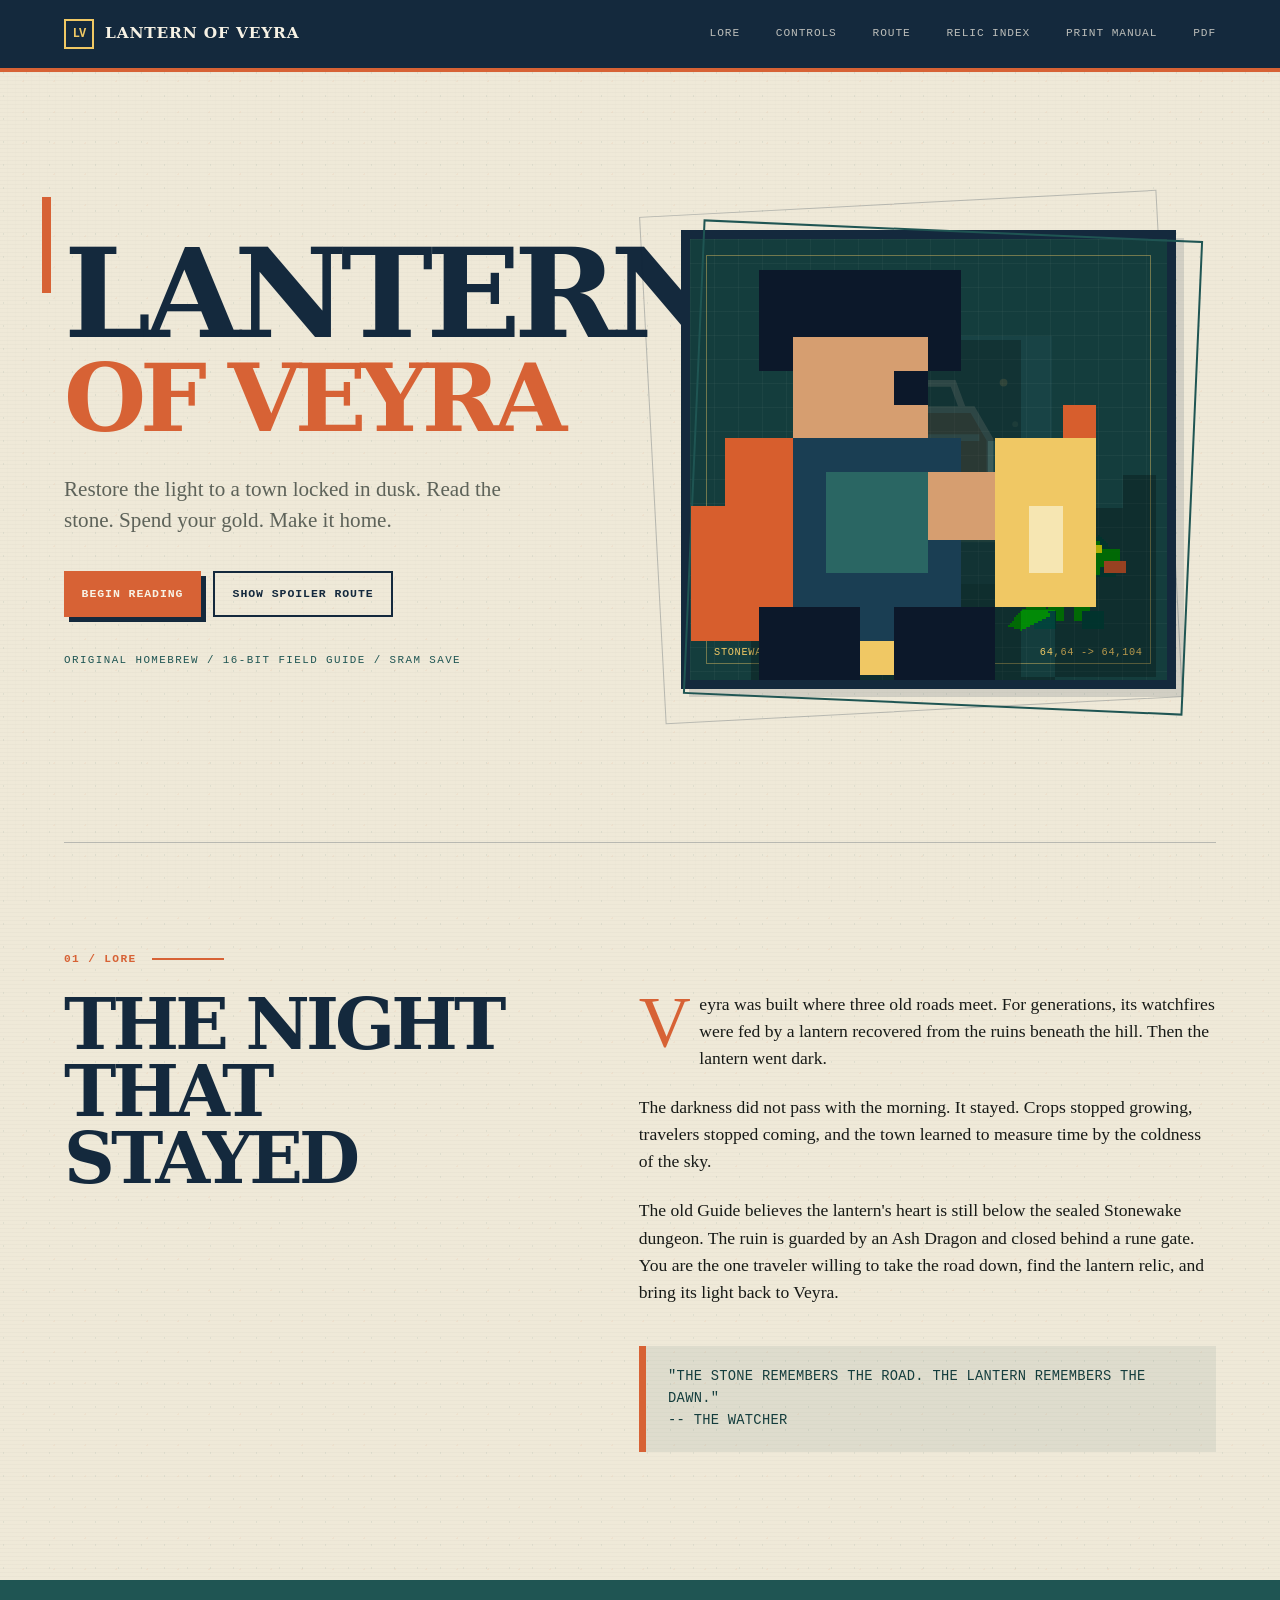
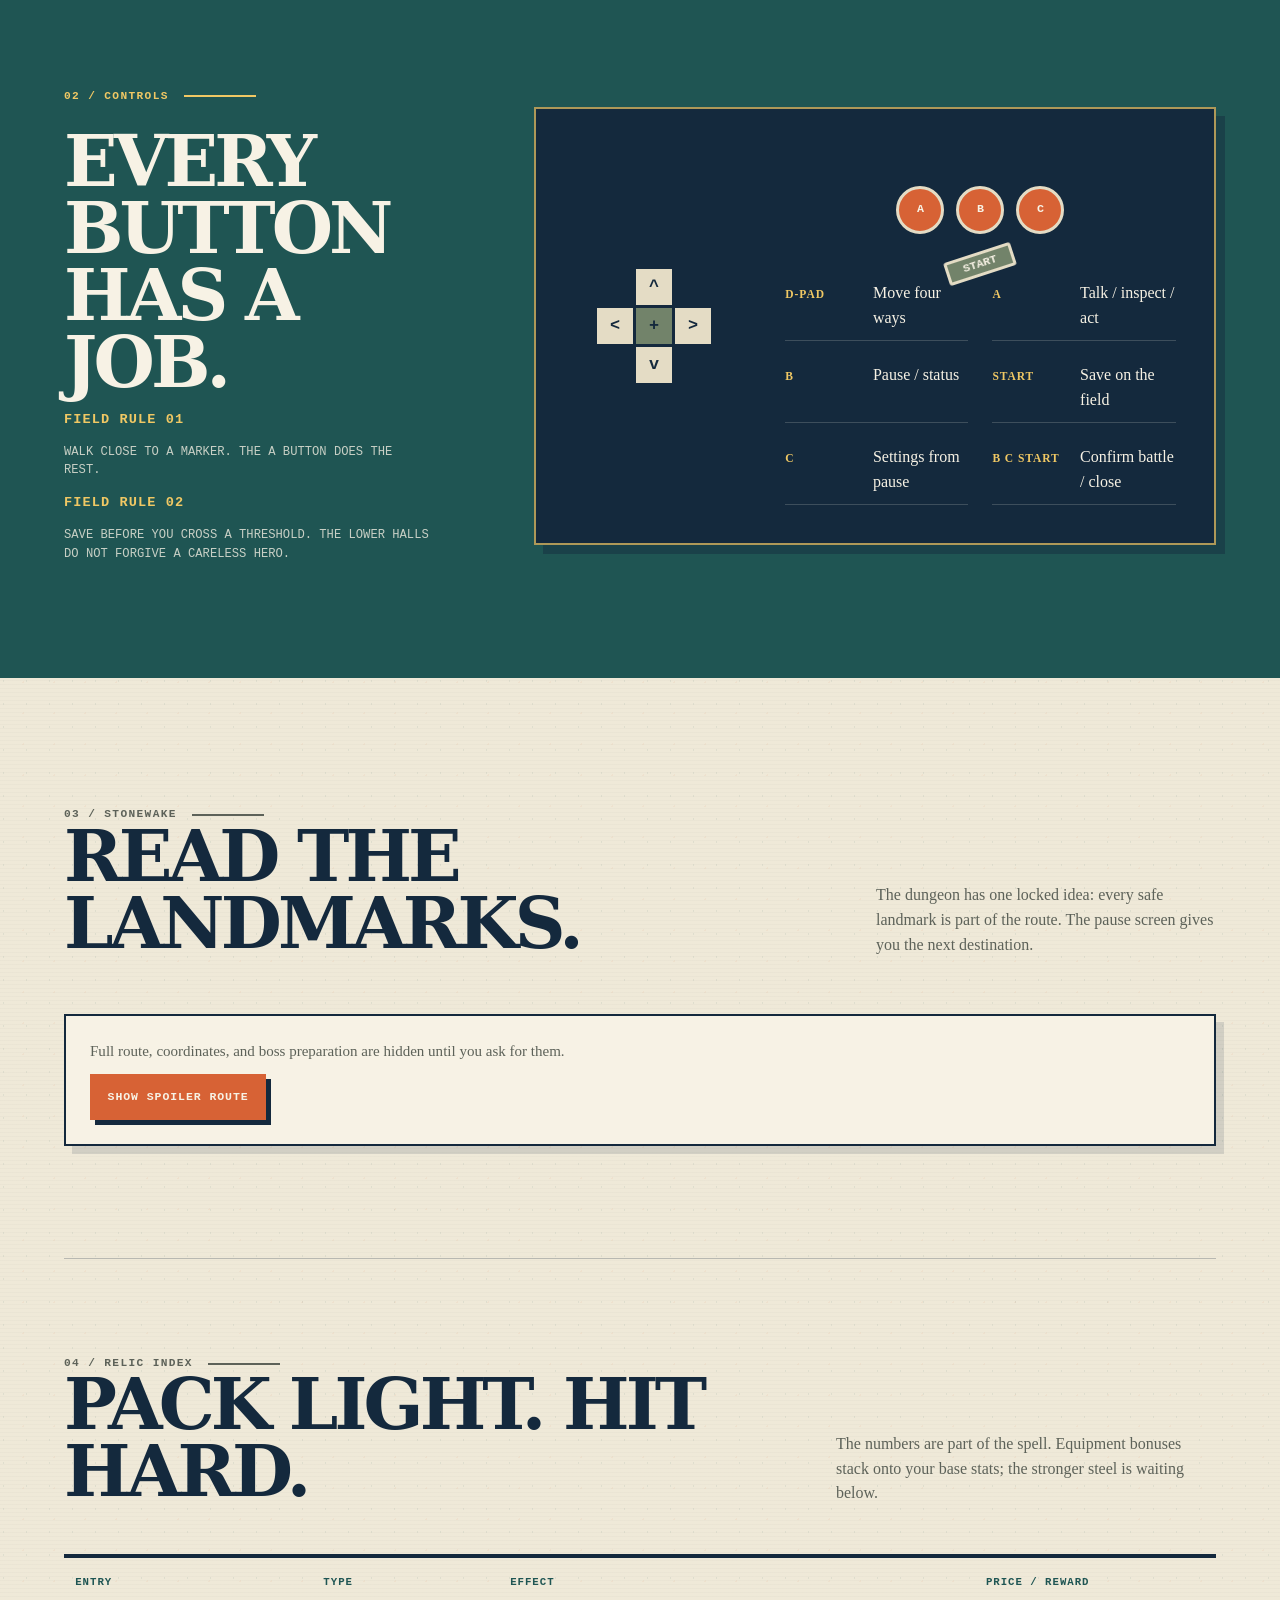
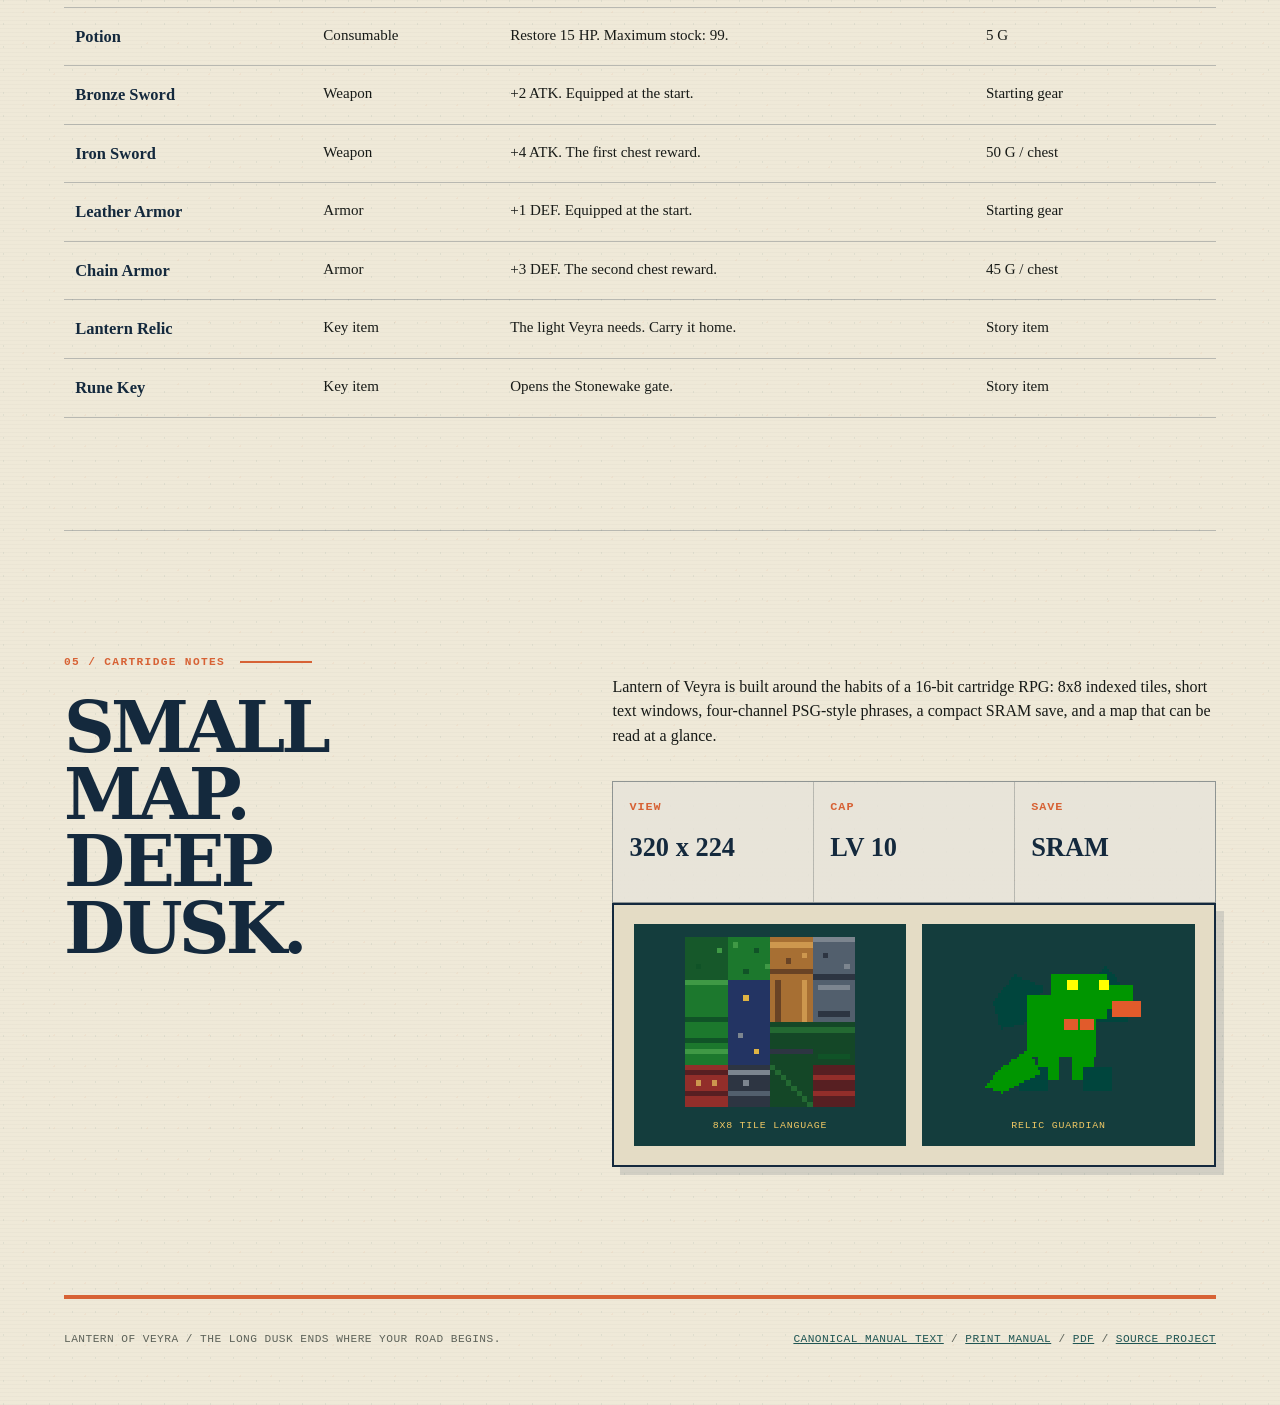
<file: docs/index.html>
<!doctype html>
<html lang="en">
<head>
  <meta charset="utf-8">
  <meta name="viewport" content="width=device-width, initial-scale=1">
  <meta name="description" content="The digital field guide for Lantern of Veyra, an original Sega Genesis homebrew RPG.">
  <link rel="icon" href="lantern-mark.svg" type="image/svg+xml">
  <title>Lantern of Veyra | Digital Field Guide</title>
  <link rel="stylesheet" href="site.css">
  <noscript><style>#route-content[hidden] { display: block; }</style></noscript>
</head>
<body>
  <div class="reading-progress" aria-hidden="true"></div>
  <div class="page-wrap">
    <header class="topbar">
      <a class="brand" href="#top" aria-label="Lantern of Veyra home">
        <span class="brand-mark" aria-hidden="true">LV</span>
        <span>Lantern of Veyra</span>
      </a>
      <button class="menu-toggle" type="button" aria-expanded="false" aria-controls="site-nav">Menu</button>
      <nav class="site-nav" id="site-nav" aria-label="Manual sections">
        <a href="#story">Lore</a>
        <a href="#controls">Controls</a>
        <a href="#route">Route</a>
        <a href="#relic-index">Relic index</a>
        <a href="print-manual.html">Print manual</a>
        <a href="Lantern-of-Veyra-Players-Manual.pdf">PDF</a>
      </nav>
    </header>

    <main>
      <section class="hero" id="top" aria-labelledby="hero-title">
        <div class="hero-copy">
          <h1 id="hero-title"><span>Lantern</span><em>of Veyra</em></h1>
          <p class="hero-deck">Restore the light to a town locked in dusk. Read the stone. Spend your gold. Make it home.</p>
          <div class="hero-actions">
            <a class="button" href="#story">Begin reading</a>
            <button class="text-button" type="button" data-spoiler-toggle aria-expanded="false" aria-controls="route-content">Show spoiler route</button>
          </div>
          <p class="hero-stamp">Original homebrew / 16-bit field guide / SRAM save</p>
        </div>

        <div class="hero-visual" aria-label="The hero carrying a lantern through Stonewake">
          <div class="visual-frame">
            <img class="lantern-mark" src="lantern-mark.svg" alt="">
            <img class="hero-sprite" src="../res/hero.png" alt="Pixel hero sprite">
            <img class="dragon-sprite" src="../res/dragon.png" alt="Pixel Ash Dragon sprite">
            <div class="visual-caption">
              <span>Stonewake</span>
              <span>64,64 -> 64,104</span>
            </div>
          </div>
        </div>
      </section>

      <section class="story-section" id="story" aria-labelledby="story-title">
        <div>
          <p class="section-rule">01 / Lore</p>
          <h2 id="story-title">The night that stayed</h2>
        </div>
        <div class="story-copy">
          <p>Veyra was built where three old roads meet. For generations, its watchfires were fed by a lantern recovered from the ruins beneath the hill. Then the lantern went dark.</p>
          <p>The darkness did not pass with the morning. It stayed. Crops stopped growing, travelers stopped coming, and the town learned to measure time by the coldness of the sky.</p>
          <p>The old Guide believes the lantern's heart is still below the sealed Stonewake dungeon. The ruin is guarded by an Ash Dragon and closed behind a rune gate. You are the one traveler willing to take the road down, find the lantern relic, and bring its light back to Veyra.</p>
          <blockquote class="story-quote">"The stone remembers the road. The lantern remembers the dawn."<br>-- The Watcher</blockquote>
        </div>
      </section>

      <section class="controls-section" id="controls" aria-labelledby="controls-title">
        <div class="control-copy">
          <p class="section-rule">02 / Controls</p>
          <h2 id="controls-title">Every button has a job.</h2>
          <p><strong>Field rule 01</strong>Walk close to a marker. The A button does the rest.</p>
          <p><strong>Field rule 02</strong>Save before you cross a threshold. The lower halls do not forgive a careless hero.</p>
        </div>
        <div class="controller-deck" aria-label="Controller controls">
          <div class="controller-shape" aria-hidden="true">
            <span class="dpad-piece up">^</span>
            <span class="dpad-piece left">&lt;</span>
            <span class="dpad-piece center">+</span>
            <span class="dpad-piece right">&gt;</span>
            <span class="dpad-piece down">v</span>
          </div>
          <div>
            <div class="face-buttons" aria-hidden="true">
              <span class="face-button">A</span>
              <span class="face-button">B</span>
              <span class="face-button">C</span>
              <span class="face-button start">START</span>
            </div>
            <ul class="control-list">
              <li><b>D-PAD</b><span>Move four ways</span></li>
              <li><b>A</b><span>Talk / inspect / act</span></li>
              <li><b>B</b><span>Pause / status</span></li>
              <li><b>START</b><span>Save on the field</span></li>
              <li><b>C</b><span>Settings from pause</span></li>
              <li><b>B C START</b><span>Confirm battle / close</span></li>
            </ul>
          </div>
        </div>
      </section>

      <section class="route-section" id="route" aria-labelledby="route-title">
        <div class="route-heading">
          <div>
            <p class="section-rule">03 / Stonewake</p>
            <h2 id="route-title">Read the landmarks.</h2>
          </div>
          <p>The dungeon has one locked idea: every safe landmark is part of the route. The pause screen gives you the next destination.</p>
        </div>
        <div class="route-gate">
          <p>Full route, coordinates, and boss preparation are hidden until you ask for them.</p>
          <button class="button" type="button" data-spoiler-toggle aria-expanded="false" aria-controls="route-content">Show spoiler route</button>
        </div>
        <div class="route-content" id="route-content" hidden>
          <div class="landmark-map" aria-label="Stonewake landmark diagram">
            <span class="landmark key">Rune key<br>(80,64)</span>
            <span class="landmark portal">Portal<br>(64,64)</span>
            <span class="landmark gate">Sealed gate<br>(64,72)</span>
            <span class="landmark treasure">Treasure<br>(48,80)</span>
            <span class="landmark checkpoint">Checkpoint<br>(80,80)</span>
            <span class="landmark altar">Relic altar<br>(64,104)</span>
          </div>
          <ol class="route-steps">
            <li><div><h3>Talk to the Guide.</h3><p>Speak with the G GUIDE marker in Veyra. Your objective becomes FIND THE LANTERN RELIC.</p></div></li>
            <li><div><h3>Take the crossroads portal.</h3><p>The blue portal is at map position (64,64). Stonewake begins on the other side.</p></div></li>
            <li><div><h3>Find the Rune Key.</h3><p>Search the eastern chamber at (80,64), then return to the sealed gate.</p></div></li>
            <li><div><h3>Open the lower halls.</h3><p>Use the key at (64,72). The gate changes from a wall to a walkable stone threshold.</p></div></li>
            <li><div><h3>Claim the chest.</h3><p>At (48,80), take the best reward still missing from your pack, plus 25 gold.</p></div></li>
            <li><div><h3>Touch the checkpoint.</h3><p>The stone at (80,80) restores HP and MP and records a save.</p></div></li>
            <li><div><h3>Wake the altar.</h3><p>At (64,104), press A after every lower-hall landmark is complete. The Ash Dragon is waiting.</p></div></li>
            <li><div><h3>Carry the light home.</h3><p>After victory, return north through the open gate, step onto the portal, and speak with the Guide in Veyra.</p></div></li>
          </ol>
        </div>
      </section>

      <section class="index-section" id="relic-index" aria-labelledby="index-title">
        <div class="index-intro">
          <div>
            <p class="section-rule">04 / Relic index</p>
            <h2 id="index-title">Pack light. Hit hard.</h2>
          </div>
          <p>The numbers are part of the spell. Equipment bonuses stack onto your base stats; the stronger steel is waiting below.</p>
        </div>
        <div class="index-table-wrap">
          <table class="index-table">
            <thead><tr><th>Entry</th><th>Type</th><th>Effect</th><th>Price / reward</th></tr></thead>
            <tbody>
              <tr><td>Potion</td><td>Consumable</td><td>Restore 15 HP. Maximum stock: 99.</td><td>5 G</td></tr>
              <tr><td>Bronze Sword</td><td>Weapon</td><td>+2 ATK. Equipped at the start.</td><td>Starting gear</td></tr>
              <tr><td>Iron Sword</td><td>Weapon</td><td>+4 ATK. The first chest reward.</td><td>50 G / chest</td></tr>
              <tr><td>Leather Armor</td><td>Armor</td><td>+1 DEF. Equipped at the start.</td><td>Starting gear</td></tr>
              <tr><td>Chain Armor</td><td>Armor</td><td>+3 DEF. The second chest reward.</td><td>45 G / chest</td></tr>
              <tr><td>Lantern Relic</td><td>Key item</td><td>The light Veyra needs. Carry it home.</td><td>Story item</td></tr>
              <tr><td>Rune Key</td><td>Key item</td><td>Opens the Stonewake gate.</td><td>Story item</td></tr>
            </tbody>
          </table>
        </div>
      </section>

      <section class="notes-section" id="cartridge-notes" aria-labelledby="notes-title">
        <div>
          <p class="section-rule">05 / Cartridge notes</p>
          <h2 id="notes-title">Small map.<br>Deep dusk.</h2>
        </div>
        <div class="notes-copy">
          <p>Lantern of Veyra is built around the habits of a 16-bit cartridge RPG: 8x8 indexed tiles, short text windows, four-channel PSG-style phrases, a compact SRAM save, and a map that can be read at a glance.</p>
          <div class="note-strip" aria-label="Game specifications">
            <div class="note-cell"><strong>View</strong><span>320 x 224</span></div>
            <div class="note-cell"><strong>Cap</strong><span>LV 10</span></div>
            <div class="note-cell"><strong>Save</strong><span>SRAM</span></div>
          </div>
          <div class="asset-board">
            <figure><img src="../res/tileset.png" alt="Indexed grass, path, stone, portal, and wall tiles"><figcaption>8x8 tile language</figcaption></figure>
            <figure><img src="../res/dragon.png" alt="Pixel Ash Dragon sprite"><figcaption>Relic guardian</figcaption></figure>
          </div>
        </div>
      </section>
    </main>

    <footer class="site-footer">
      <p>Lantern of Veyra / The Long Dusk ends where your road begins.</p>
      <p><a href="manual.md">Canonical manual text</a> / <a href="print-manual.html">Print manual</a> / <a href="Lantern-of-Veyra-Players-Manual.pdf">PDF</a> / <a href="../README.md">Source project</a></p>
    </footer>
  </div>
  <script src="site.js"></script>
</body>
</html>
</file>
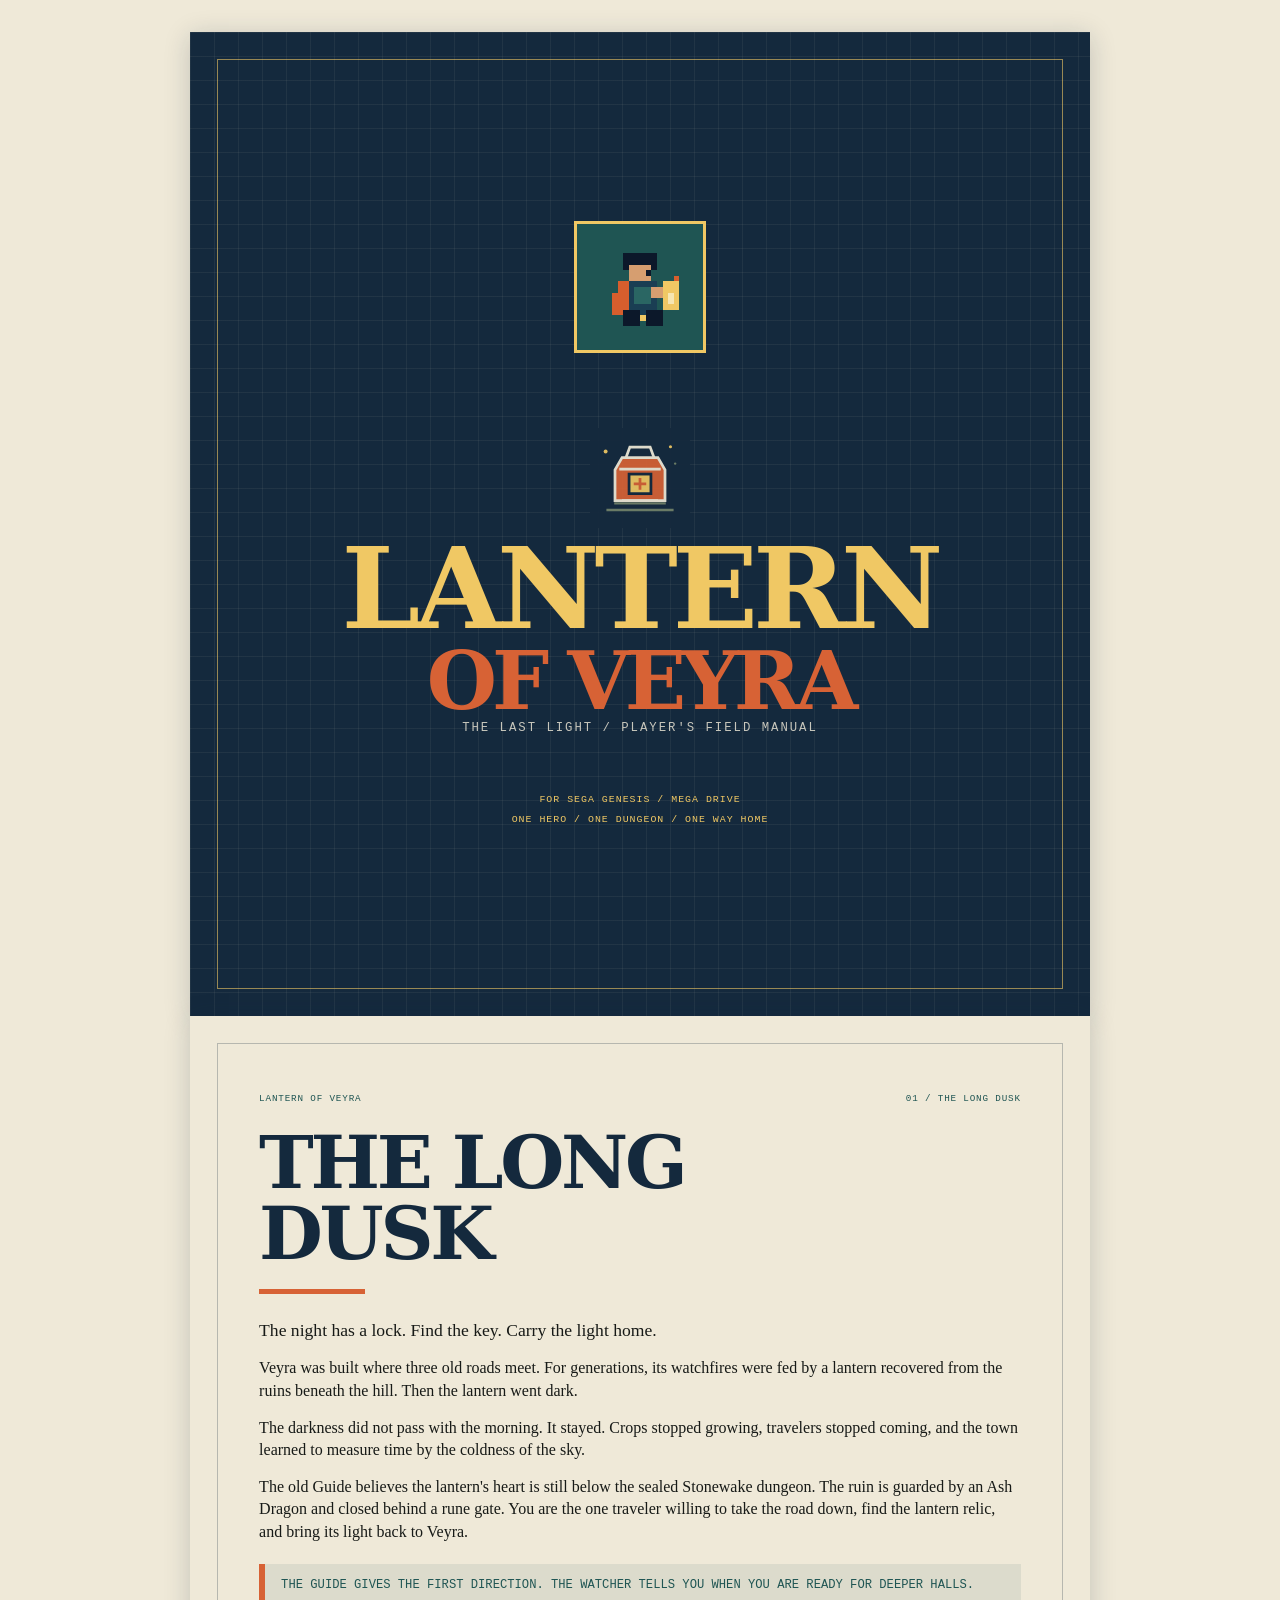
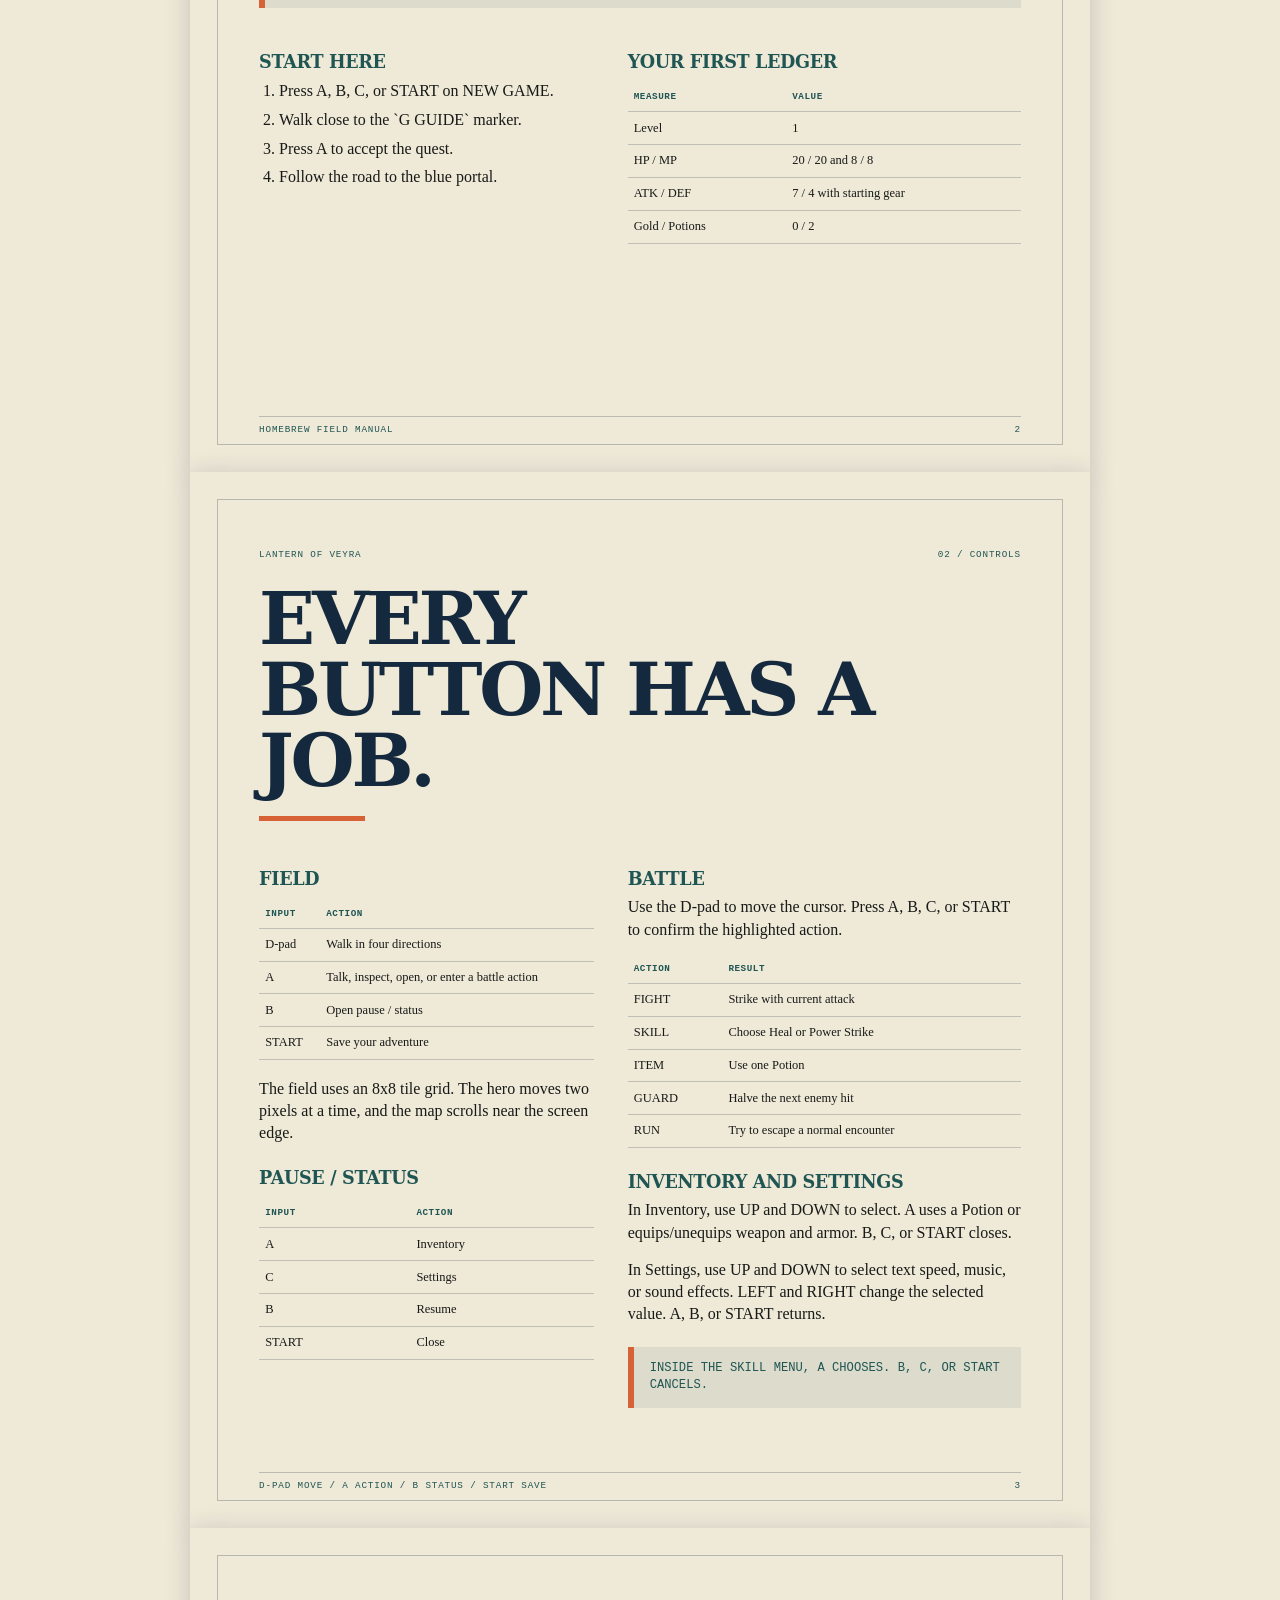
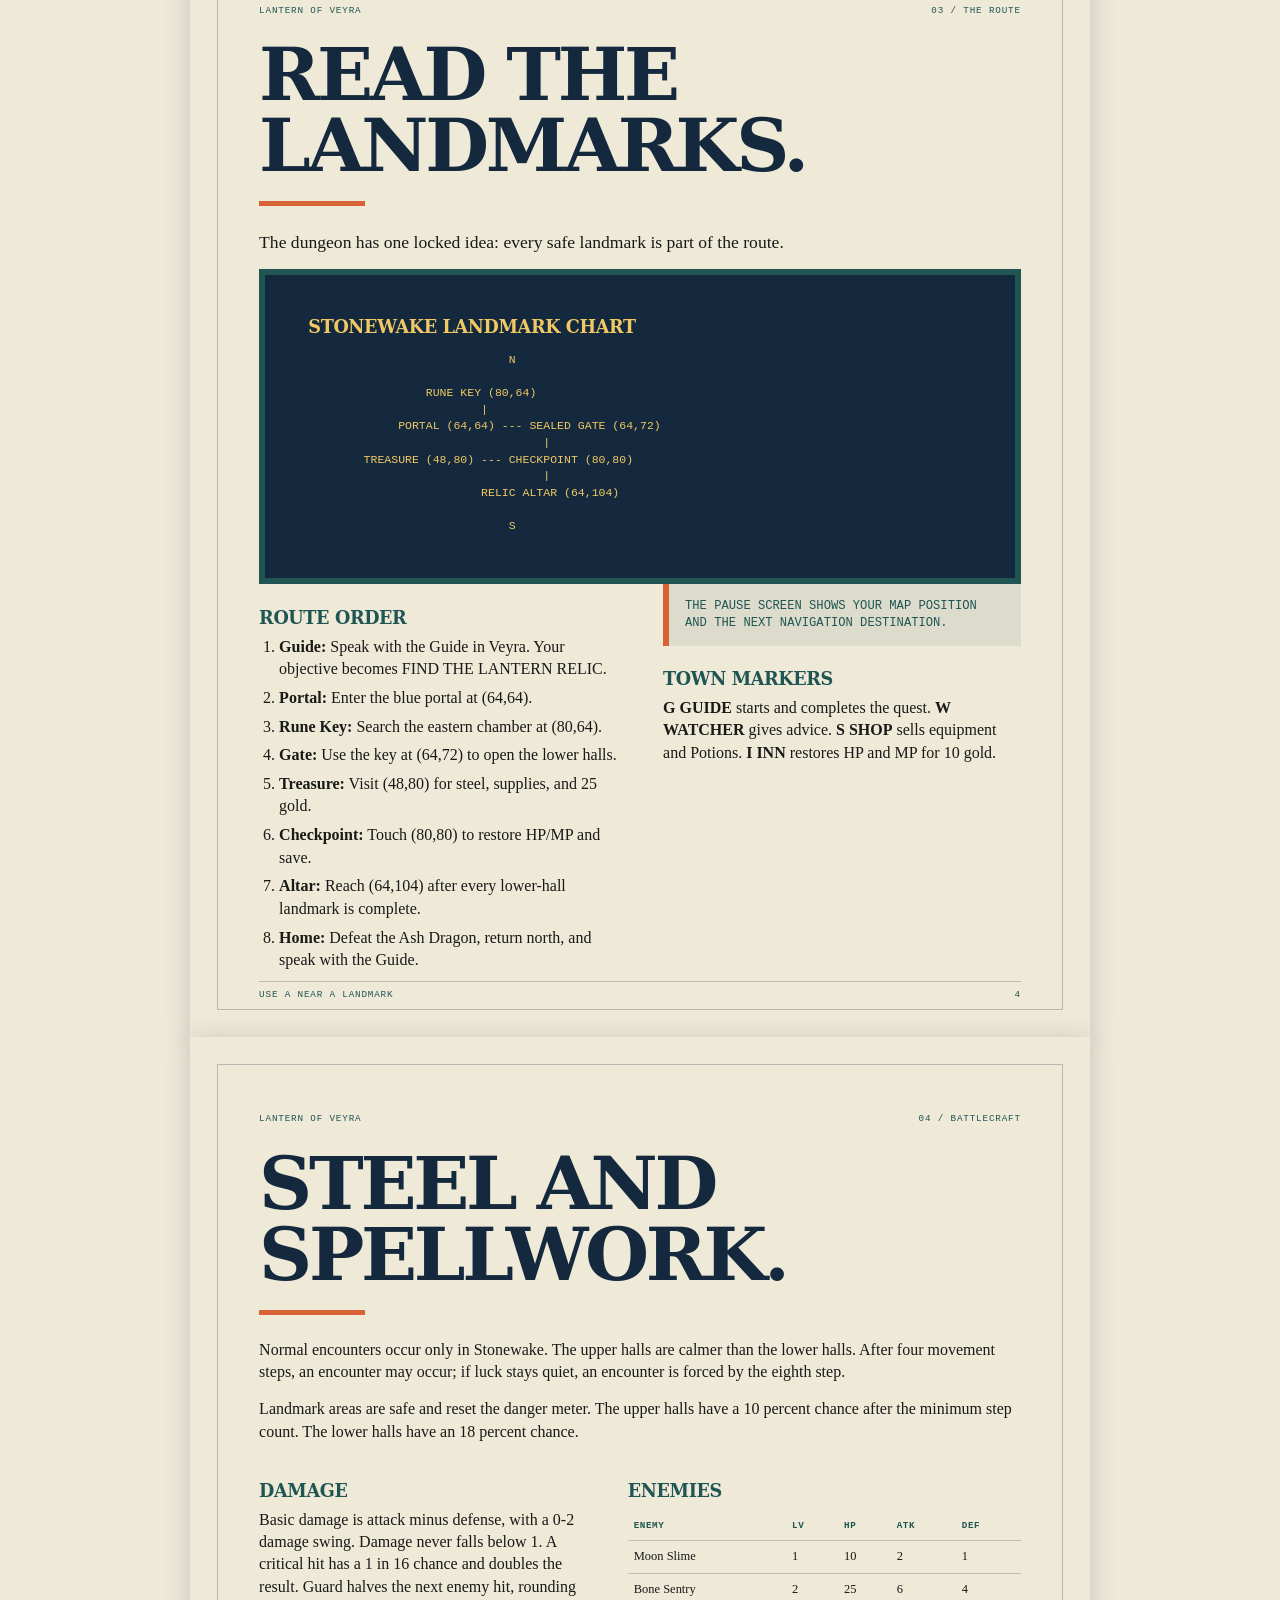
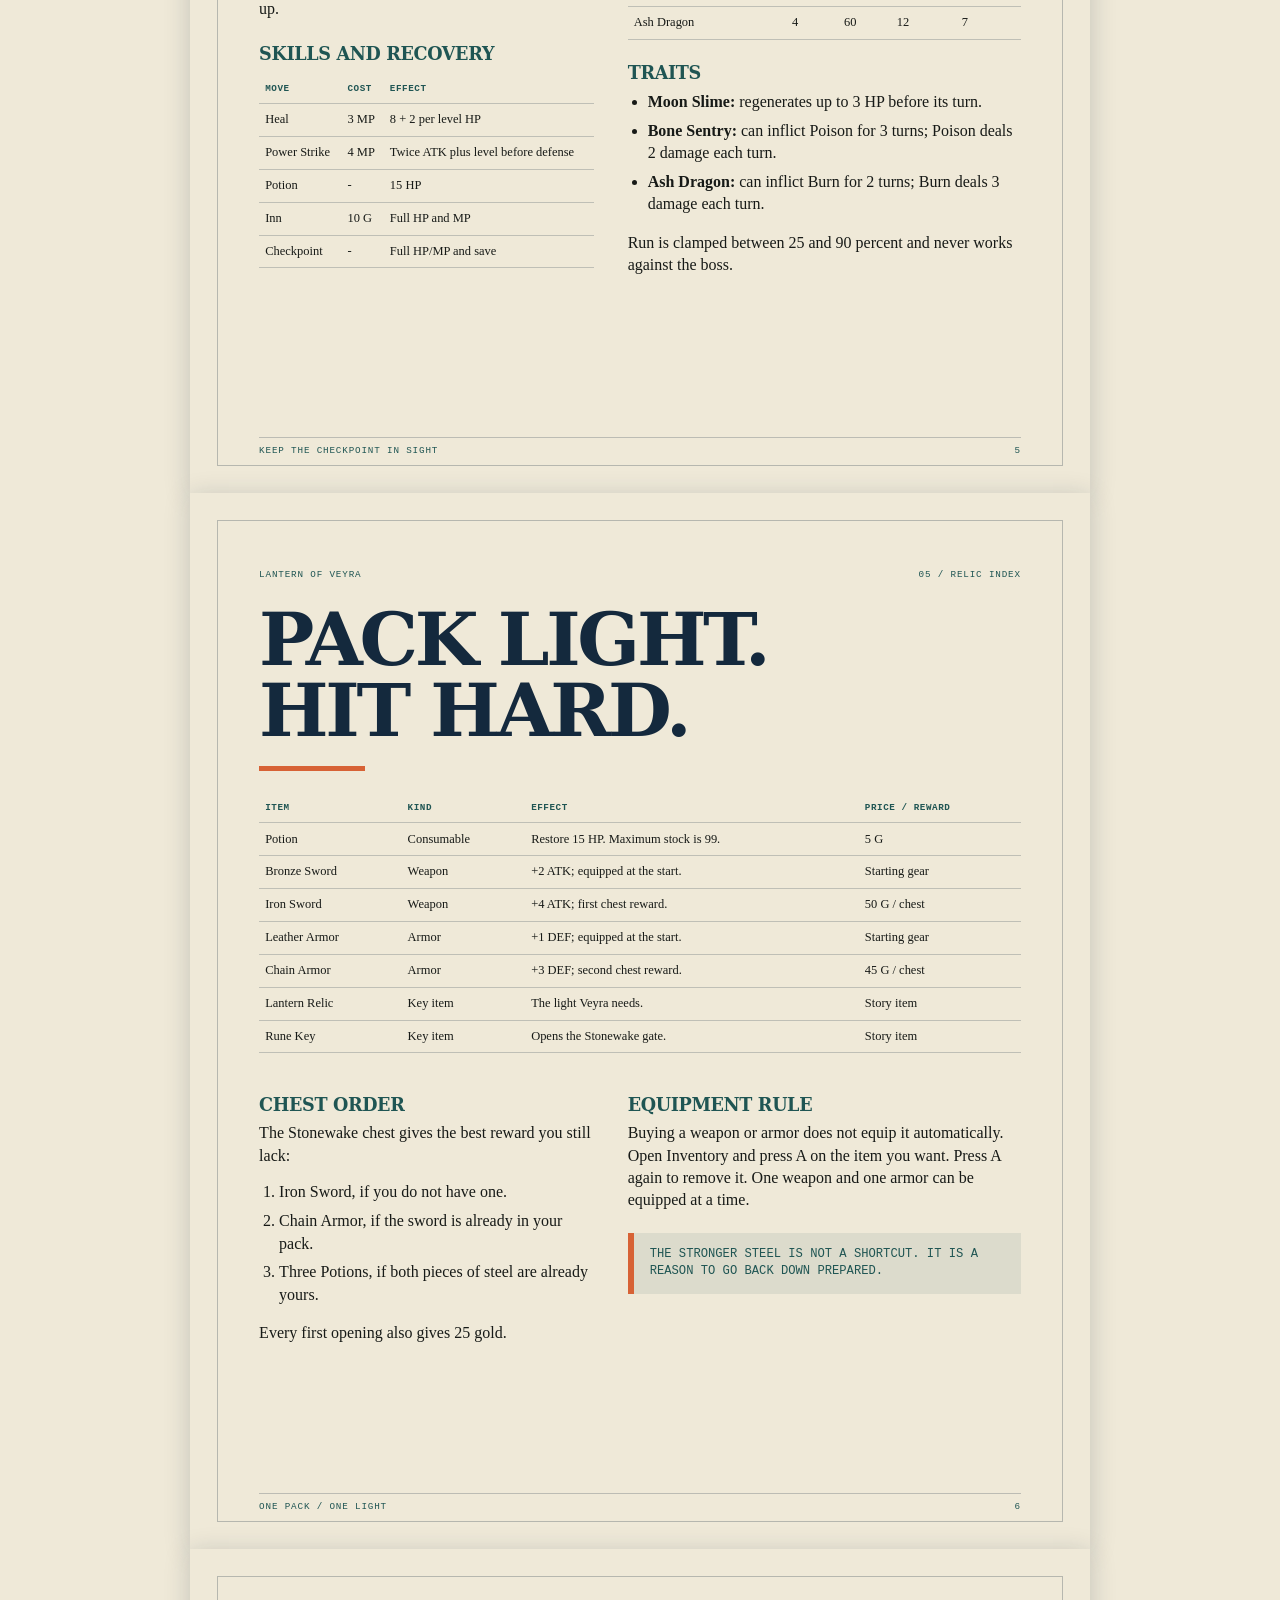
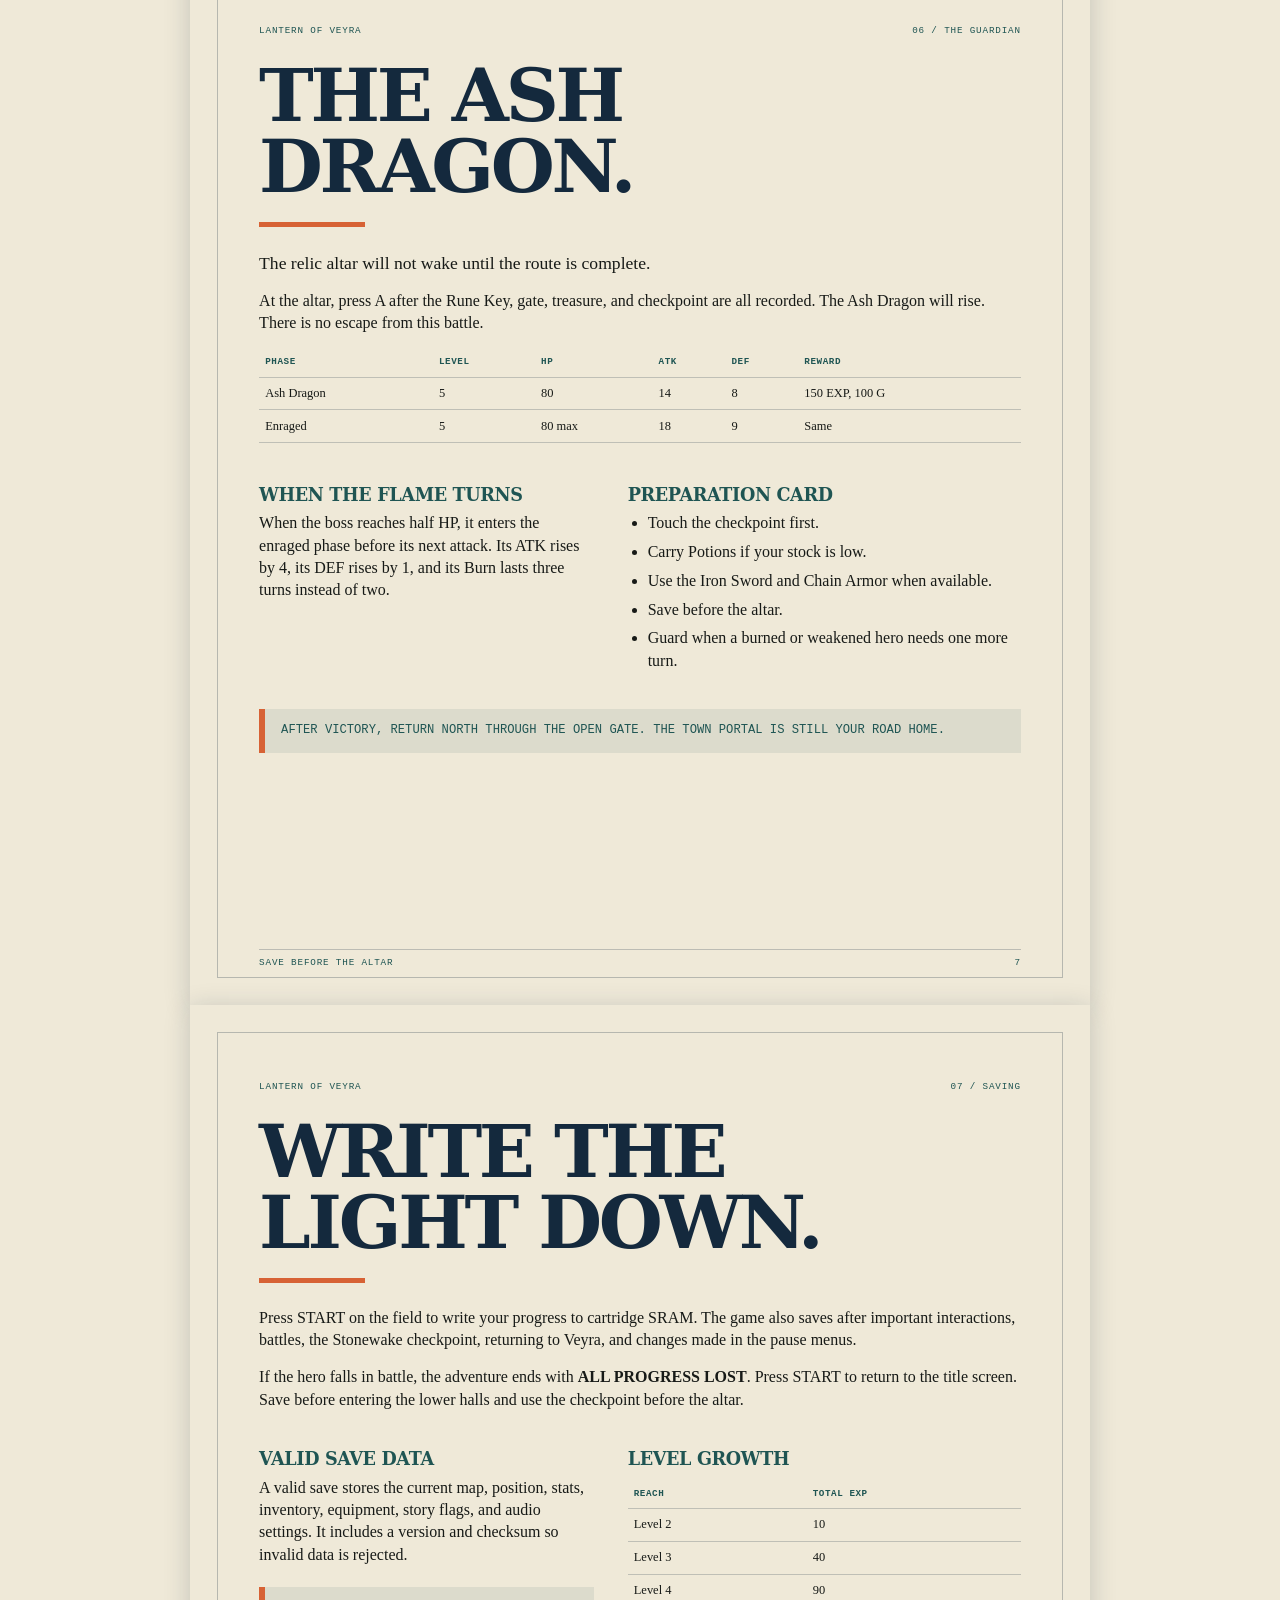
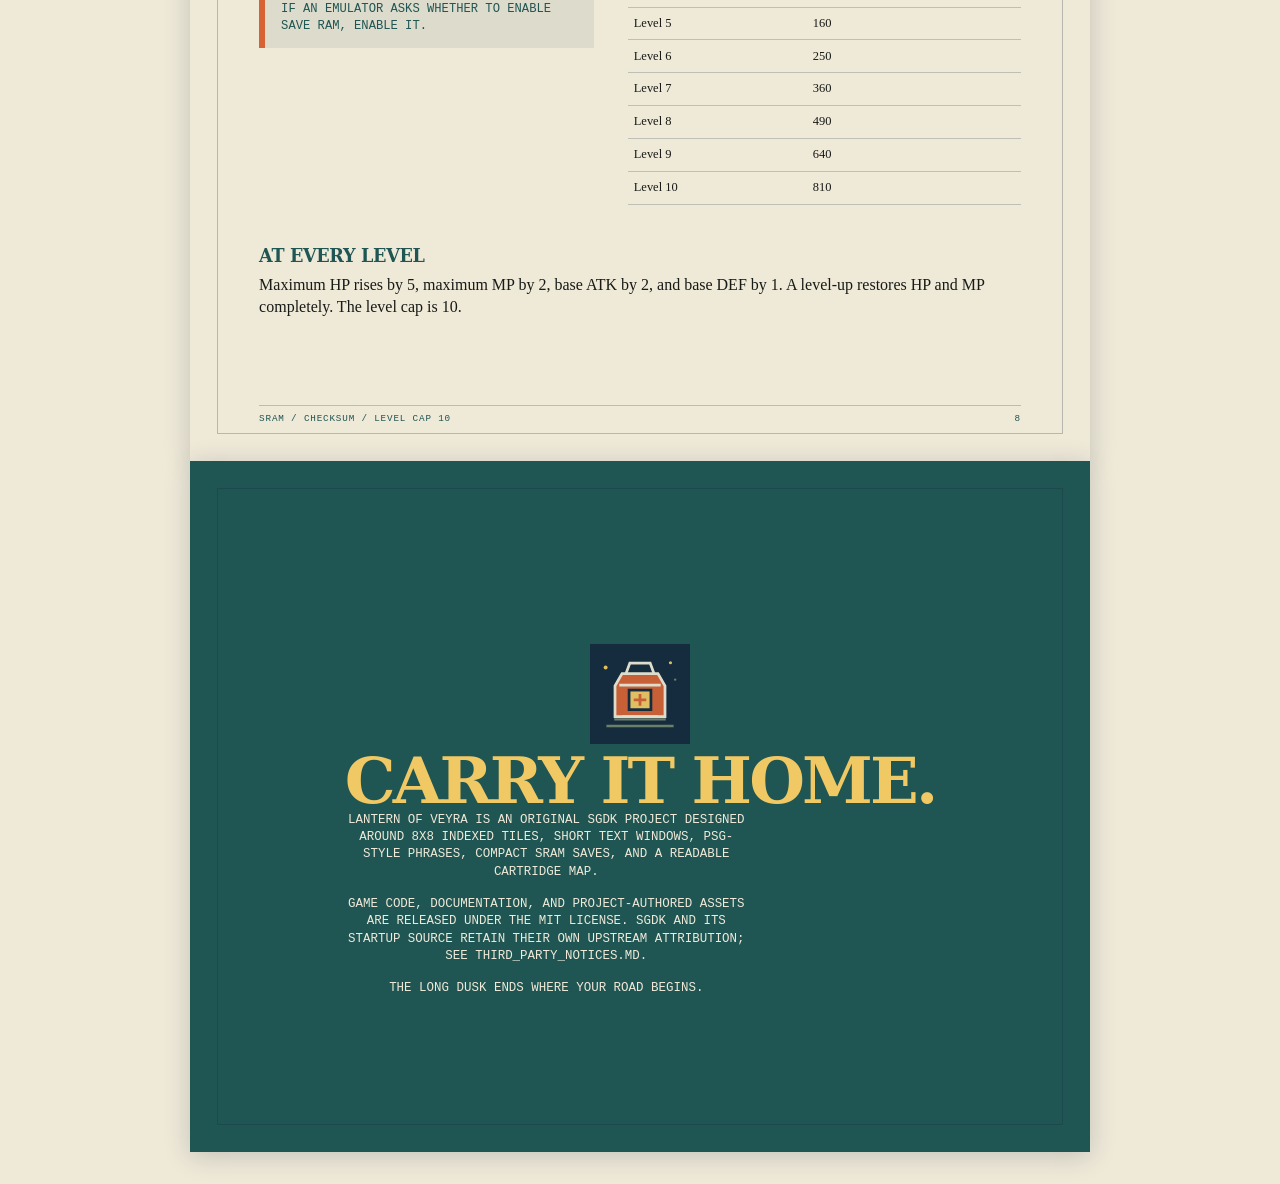
<file: docs/print-manual.html>
<!doctype html>
<html lang="en">
<head>
  <meta charset="utf-8">
  <meta name="viewport" content="width=device-width, initial-scale=1">
  <link rel="icon" href="lantern-mark.svg" type="image/svg+xml">
  <title>Lantern of Veyra | Player's Field Manual</title>
  <link rel="stylesheet" href="manual-print.css">
</head>
<body>
  <main class="manual-shell">
    <section class="manual-page cover">
      <div class="cover-inner">
        <img class="cover-art" src="../res/hero.png" alt="Pixel hero sprite">
        <img class="cover-mark" src="lantern-mark.svg" alt="Lantern of Veyra mark">
        <h1><span>Lantern</span><em>of Veyra</em></h1>
        <p>The Last Light / Player's Field Manual</p>
        <div class="cover-meta">
          <span>For Sega Genesis / Mega Drive</span>
          <span>One hero / one dungeon / one way home</span>
        </div>
      </div>
    </section>

    <section class="manual-page">
      <div class="running-head"><span>Lantern of Veyra</span><span>01 / The Long Dusk</span></div>
      <h2>The Long Dusk</h2>
      <div class="rule"></div>
      <p class="lead">The night has a lock. Find the key. Carry the light home.</p>
      <p>Veyra was built where three old roads meet. For generations, its watchfires were fed by a lantern recovered from the ruins beneath the hill. Then the lantern went dark.</p>
      <p>The darkness did not pass with the morning. It stayed. Crops stopped growing, travelers stopped coming, and the town learned to measure time by the coldness of the sky.</p>
      <p>The old Guide believes the lantern's heart is still below the sealed Stonewake dungeon. The ruin is guarded by an Ash Dragon and closed behind a rune gate. You are the one traveler willing to take the road down, find the lantern relic, and bring its light back to Veyra.</p>
      <div class="callout">The Guide gives the first direction. The Watcher tells you when you are ready for deeper halls.</div>
      <div class="page-split">
        <div>
          <h3>Start here</h3>
          <ol>
            <li>Press A, B, C, or START on NEW GAME.</li>
            <li>Walk close to the `G GUIDE` marker.</li>
            <li>Press A to accept the quest.</li>
            <li>Follow the road to the blue portal.</li>
          </ol>
        </div>
        <div>
          <h3>Your first ledger</h3>
          <table>
            <tr><th>Measure</th><th>Value</th></tr>
            <tr><td>Level</td><td>1</td></tr>
            <tr><td>HP / MP</td><td>20 / 20 and 8 / 8</td></tr>
            <tr><td>ATK / DEF</td><td>7 / 4 with starting gear</td></tr>
            <tr><td>Gold / Potions</td><td>0 / 2</td></tr>
          </table>
        </div>
      </div>
      <div class="running-foot"><span>Homebrew field manual</span><span>2</span></div>
    </section>

    <section class="manual-page">
      <div class="running-head"><span>Lantern of Veyra</span><span>02 / Controls</span></div>
      <h2>Every button has a job.</h2>
      <div class="rule"></div>
      <div class="page-split">
        <div>
          <h3>Field</h3>
          <table>
            <tr><th>Input</th><th>Action</th></tr>
            <tr><td>D-pad</td><td>Walk in four directions</td></tr>
            <tr><td>A</td><td>Talk, inspect, open, or enter a battle action</td></tr>
            <tr><td>B</td><td>Open pause / status</td></tr>
            <tr><td>START</td><td>Save your adventure</td></tr>
          </table>
          <p>The field uses an 8x8 tile grid. The hero moves two pixels at a time, and the map scrolls near the screen edge.</p>
          <h3>Pause / status</h3>
          <table>
            <tr><th>Input</th><th>Action</th></tr>
            <tr><td>A</td><td>Inventory</td></tr>
            <tr><td>C</td><td>Settings</td></tr>
            <tr><td>B</td><td>Resume</td></tr>
            <tr><td>START</td><td>Close</td></tr>
          </table>
        </div>
        <div>
          <h3>Battle</h3>
          <p>Use the D-pad to move the cursor. Press A, B, C, or START to confirm the highlighted action.</p>
          <table>
            <tr><th>Action</th><th>Result</th></tr>
            <tr><td>FIGHT</td><td>Strike with current attack</td></tr>
            <tr><td>SKILL</td><td>Choose Heal or Power Strike</td></tr>
            <tr><td>ITEM</td><td>Use one Potion</td></tr>
            <tr><td>GUARD</td><td>Halve the next enemy hit</td></tr>
            <tr><td>RUN</td><td>Try to escape a normal encounter</td></tr>
          </table>
          <h3>Inventory and settings</h3>
          <p>In Inventory, use UP and DOWN to select. A uses a Potion or equips/unequips weapon and armor. B, C, or START closes.</p>
          <p>In Settings, use UP and DOWN to select text speed, music, or sound effects. LEFT and RIGHT change the selected value. A, B, or START returns.</p>
          <div class="callout">Inside the skill menu, A chooses. B, C, or START cancels.</div>
        </div>
      </div>
      <div class="running-foot"><span>D-PAD MOVE / A ACTION / B STATUS / START SAVE</span><span>3</span></div>
    </section>

    <section class="manual-page">
      <div class="running-head"><span>Lantern of Veyra</span><span>03 / The Route</span></div>
      <h2>Read the landmarks.</h2>
      <div class="rule"></div>
      <p class="lead">The dungeon has one locked idea: every safe landmark is part of the route.</p>
      <div class="landmark-card">
        <h3>Stonewake landmark chart</h3>
        <pre>                             N

                 RUNE KEY (80,64)
                         |
             PORTAL (64,64) --- SEALED GATE (64,72)
                                  |
        TREASURE (48,80) --- CHECKPOINT (80,80)
                                  |
                         RELIC ALTAR (64,104)

                             S</pre>
      </div>
      <div class="columns">
        <h3>Route order</h3>
        <ol>
          <li><b>Guide:</b> Speak with the Guide in Veyra. Your objective becomes FIND THE LANTERN RELIC.</li>
          <li><b>Portal:</b> Enter the blue portal at (64,64).</li>
          <li><b>Rune Key:</b> Search the eastern chamber at (80,64).</li>
          <li><b>Gate:</b> Use the key at (64,72) to open the lower halls.</li>
          <li><b>Treasure:</b> Visit (48,80) for steel, supplies, and 25 gold.</li>
          <li><b>Checkpoint:</b> Touch (80,80) to restore HP/MP and save.</li>
          <li><b>Altar:</b> Reach (64,104) after every lower-hall landmark is complete.</li>
          <li><b>Home:</b> Defeat the Ash Dragon, return north, and speak with the Guide.</li>
        </ol>
        <div class="callout">The pause screen shows your map position and the next navigation destination.</div>
        <h3>Town markers</h3>
        <p><b>G GUIDE</b> starts and completes the quest. <b>W WATCHER</b> gives advice. <b>S SHOP</b> sells equipment and Potions. <b>I INN</b> restores HP and MP for 10 gold.</p>
      </div>
      <div class="running-foot"><span>Use A near a landmark</span><span>4</span></div>
    </section>

    <section class="manual-page">
      <div class="running-head"><span>Lantern of Veyra</span><span>04 / Battlecraft</span></div>
      <h2>Steel and spellwork.</h2>
      <div class="rule"></div>
      <p>Normal encounters occur only in Stonewake. The upper halls are calmer than the lower halls. After four movement steps, an encounter may occur; if luck stays quiet, an encounter is forced by the eighth step.</p>
      <p>Landmark areas are safe and reset the danger meter. The upper halls have a 10 percent chance after the minimum step count. The lower halls have an 18 percent chance.</p>
      <div class="page-split">
        <div>
          <h3>Damage</h3>
          <p>Basic damage is attack minus defense, with a 0-2 damage swing. Damage never falls below 1. A critical hit has a 1 in 16 chance and doubles the result. Guard halves the next enemy hit, rounding up.</p>
          <h3>Skills and recovery</h3>
          <table>
            <tr><th>Move</th><th>Cost</th><th>Effect</th></tr>
            <tr><td>Heal</td><td>3 MP</td><td>8 + 2 per level HP</td></tr>
            <tr><td>Power Strike</td><td>4 MP</td><td>Twice ATK plus level before defense</td></tr>
            <tr><td>Potion</td><td>-</td><td>15 HP</td></tr>
            <tr><td>Inn</td><td>10 G</td><td>Full HP and MP</td></tr>
            <tr><td>Checkpoint</td><td>-</td><td>Full HP/MP and save</td></tr>
          </table>
        </div>
        <div>
          <h3>Enemies</h3>
          <table>
            <tr><th>Enemy</th><th>Lv</th><th>HP</th><th>ATK</th><th>DEF</th></tr>
            <tr><td>Moon Slime</td><td>1</td><td>10</td><td>2</td><td>1</td></tr>
            <tr><td>Bone Sentry</td><td>2</td><td>25</td><td>6</td><td>4</td></tr>
            <tr><td>Ash Dragon</td><td>4</td><td>60</td><td>12</td><td>7</td></tr>
          </table>
          <h3>Traits</h3>
          <ul>
            <li><b>Moon Slime:</b> regenerates up to 3 HP before its turn.</li>
            <li><b>Bone Sentry:</b> can inflict Poison for 3 turns; Poison deals 2 damage each turn.</li>
            <li><b>Ash Dragon:</b> can inflict Burn for 2 turns; Burn deals 3 damage each turn.</li>
          </ul>
          <p>Run is clamped between 25 and 90 percent and never works against the boss.</p>
        </div>
      </div>
      <div class="running-foot"><span>Keep the checkpoint in sight</span><span>5</span></div>
    </section>

    <section class="manual-page">
      <div class="running-head"><span>Lantern of Veyra</span><span>05 / Relic Index</span></div>
      <h2>Pack light. Hit hard.</h2>
      <div class="rule"></div>
      <table>
        <tr><th>Item</th><th>Kind</th><th>Effect</th><th>Price / reward</th></tr>
        <tr><td>Potion</td><td>Consumable</td><td>Restore 15 HP. Maximum stock is 99.</td><td>5 G</td></tr>
        <tr><td>Bronze Sword</td><td>Weapon</td><td>+2 ATK; equipped at the start.</td><td>Starting gear</td></tr>
        <tr><td>Iron Sword</td><td>Weapon</td><td>+4 ATK; first chest reward.</td><td>50 G / chest</td></tr>
        <tr><td>Leather Armor</td><td>Armor</td><td>+1 DEF; equipped at the start.</td><td>Starting gear</td></tr>
        <tr><td>Chain Armor</td><td>Armor</td><td>+3 DEF; second chest reward.</td><td>45 G / chest</td></tr>
        <tr><td>Lantern Relic</td><td>Key item</td><td>The light Veyra needs.</td><td>Story item</td></tr>
        <tr><td>Rune Key</td><td>Key item</td><td>Opens the Stonewake gate.</td><td>Story item</td></tr>
      </table>
      <div class="page-split">
        <div>
          <h3>Chest order</h3>
          <p>The Stonewake chest gives the best reward you still lack:</p>
          <ol>
            <li>Iron Sword, if you do not have one.</li>
            <li>Chain Armor, if the sword is already in your pack.</li>
            <li>Three Potions, if both pieces of steel are already yours.</li>
          </ol>
          <p>Every first opening also gives 25 gold.</p>
        </div>
        <div>
          <h3>Equipment rule</h3>
          <p>Buying a weapon or armor does not equip it automatically. Open Inventory and press A on the item you want. Press A again to remove it. One weapon and one armor can be equipped at a time.</p>
          <div class="callout">The stronger steel is not a shortcut. It is a reason to go back down prepared.</div>
        </div>
      </div>
      <div class="running-foot"><span>One pack / one light</span><span>6</span></div>
    </section>

    <section class="manual-page">
      <div class="running-head"><span>Lantern of Veyra</span><span>06 / The Guardian</span></div>
      <h2>The Ash Dragon.</h2>
      <div class="rule"></div>
      <p class="lead">The relic altar will not wake until the route is complete.</p>
      <p>At the altar, press A after the Rune Key, gate, treasure, and checkpoint are all recorded. The Ash Dragon will rise. There is no escape from this battle.</p>
      <table>
        <tr><th>Phase</th><th>Level</th><th>HP</th><th>ATK</th><th>DEF</th><th>Reward</th></tr>
        <tr><td>Ash Dragon</td><td>5</td><td>80</td><td>14</td><td>8</td><td>150 EXP, 100 G</td></tr>
        <tr><td>Enraged</td><td>5</td><td>80 max</td><td>18</td><td>9</td><td>Same</td></tr>
      </table>
      <div class="page-split">
        <div>
          <h3>When the flame turns</h3>
          <p>When the boss reaches half HP, it enters the enraged phase before its next attack. Its ATK rises by 4, its DEF rises by 1, and its Burn lasts three turns instead of two.</p>
        </div>
        <div>
          <h3>Preparation card</h3>
          <ul>
            <li>Touch the checkpoint first.</li>
            <li>Carry Potions if your stock is low.</li>
            <li>Use the Iron Sword and Chain Armor when available.</li>
            <li>Save before the altar.</li>
            <li>Guard when a burned or weakened hero needs one more turn.</li>
          </ul>
        </div>
      </div>
      <div class="callout">After victory, return north through the open gate. The town portal is still your road home.</div>
      <div class="running-foot"><span>Save before the altar</span><span>7</span></div>
    </section>

    <section class="manual-page">
      <div class="running-head"><span>Lantern of Veyra</span><span>07 / Saving</span></div>
      <h2>Write the light down.</h2>
      <div class="rule"></div>
      <p>Press START on the field to write your progress to cartridge SRAM. The game also saves after important interactions, battles, the Stonewake checkpoint, returning to Veyra, and changes made in the pause menus.</p>
      <p>If the hero falls in battle, the adventure ends with <b>ALL PROGRESS LOST</b>. Press START to return to the title screen. Save before entering the lower halls and use the checkpoint before the altar.</p>
      <div class="page-split">
        <div>
          <h3>Valid save data</h3>
          <p>A valid save stores the current map, position, stats, inventory, equipment, story flags, and audio settings. It includes a version and checksum so invalid data is rejected.</p>
          <div class="callout">If an emulator asks whether to enable save RAM, enable it.</div>
        </div>
        <div>
          <h3>Level growth</h3>
          <table>
            <tr><th>Reach</th><th>Total EXP</th></tr>
            <tr><td>Level 2</td><td>10</td></tr>
            <tr><td>Level 3</td><td>40</td></tr>
            <tr><td>Level 4</td><td>90</td></tr>
            <tr><td>Level 5</td><td>160</td></tr>
            <tr><td>Level 6</td><td>250</td></tr>
            <tr><td>Level 7</td><td>360</td></tr>
            <tr><td>Level 8</td><td>490</td></tr>
            <tr><td>Level 9</td><td>640</td></tr>
            <tr><td>Level 10</td><td>810</td></tr>
          </table>
        </div>
      </div>
      <h3>At every level</h3>
      <p>Maximum HP rises by 5, maximum MP by 2, base ATK by 2, and base DEF by 1. A level-up restores HP and MP completely. The level cap is 10.</p>
      <div class="running-foot"><span>SRAM / checksum / level cap 10</span><span>8</span></div>
    </section>

    <section class="manual-page end-card">
      <div>
        <img class="cover-mark" src="lantern-mark.svg" alt="Lantern of Veyra mark">
        <h2>Carry it home.</h2>
        <p>Lantern of Veyra is an original SGDK project designed around 8x8 indexed tiles, short text windows, PSG-style phrases, compact SRAM saves, and a readable cartridge map.</p>
        <p>Game code, documentation, and project-authored assets are released under the MIT License. SGDK and its startup source retain their own upstream attribution; see THIRD_PARTY_NOTICES.md.</p>
        <p>THE LONG DUSK ENDS WHERE YOUR ROAD BEGINS.</p>
      </div>
    </section>
  </main>
</body>
</html>
</file>
<file: docs/site.css>
:root {
  --paper: #efe9d8;
  --paper-deep: #e4dcc5;
  --paper-light: #f7f2e5;
  --ink: #171a17;
  --muted: #5d6259;
  --teal: #1f5553;
  --teal-dark: #143d3d;
  --blue: #14293d;
  --orange: #d76235;
  --gold: #f0c864;
  --moss: #72836a;
  --line: rgba(20, 41, 61, 0.25);
  --shadow: 8px 8px 0 rgba(20, 41, 61, 0.13);
  color-scheme: light;
}

* {
  box-sizing: border-box;
}

html {
  scroll-behavior: smooth;
}

body {
  margin: 0;
  background-color: var(--paper);
  background-image:
    radial-gradient(circle at 15% 18%, rgba(31, 85, 83, 0.08) 0 1px, transparent 1px),
    radial-gradient(circle at 75% 62%, rgba(215, 98, 53, 0.06) 0 1px, transparent 1px),
    repeating-linear-gradient(0deg, rgba(23, 26, 23, 0.018) 0 1px, transparent 1px 4px);
  background-size: 23px 23px, 31px 31px, auto;
  color: var(--ink);
  font-family: "Iowan Old Style", "Palatino Linotype", Palatino, Georgia, serif;
  line-height: 1.55;
}

body::before {
  position: fixed;
  inset: 0;
  z-index: -1;
  pointer-events: none;
  content: "";
  opacity: 0.16;
  background-image: repeating-linear-gradient(90deg, transparent 0 7px, rgba(20, 41, 61, 0.04) 7px 8px);
}

a {
  color: inherit;
}

button,
a {
  -webkit-tap-highlight-color: transparent;
}

button {
  border: 0;
  color: inherit;
  font: inherit;
}

.reading-progress {
  position: fixed;
  inset: 0 auto auto 0;
  z-index: 20;
  width: 0;
  height: 4px;
  background: var(--orange);
  box-shadow: 0 1px 0 rgba(23, 26, 23, 0.2);
}

.topbar {
  position: sticky;
  top: 0;
  z-index: 10;
  display: flex;
  align-items: center;
  justify-content: space-between;
  min-height: 72px;
  padding: 0 5vw;
  background: var(--blue);
  color: var(--paper-light);
  border-bottom: 4px solid var(--orange);
}

.brand {
  display: inline-flex;
  align-items: center;
  gap: 11px;
  color: var(--paper-light);
  font-family: "Rockwell Extra Bold", Rockwell, "DejaVu Serif", serif;
  font-size: 0.96rem;
  font-weight: 800;
  letter-spacing: 0.055em;
  text-decoration: none;
  text-transform: uppercase;
}

.brand-mark {
  display: grid;
  width: 30px;
  height: 30px;
  place-items: center;
  border: 2px solid var(--gold);
  color: var(--gold);
  font-family: "Courier New", monospace;
  font-size: 0.75rem;
  letter-spacing: -0.08em;
}

.site-nav {
  display: flex;
  align-items: center;
  gap: clamp(1.1rem, 2.8vw, 2.6rem);
  font-family: "Courier New", monospace;
  font-size: 0.7rem;
  letter-spacing: 0.08em;
  text-transform: uppercase;
}

.site-nav a {
  position: relative;
  color: rgba(247, 242, 229, 0.74);
  text-decoration: none;
}

.site-nav a::after {
  position: absolute;
  right: 0;
  bottom: -9px;
  left: 0;
  height: 2px;
  content: "";
  transform: scaleX(0);
  transform-origin: left;
  background: var(--gold);
  transition: transform 180ms ease;
}

.site-nav a:hover,
.site-nav a:focus-visible,
.site-nav a.is-active {
  color: var(--gold);
}

.site-nav a:hover::after,
.site-nav a:focus-visible::after,
.site-nav a.is-active::after {
  transform: scaleX(1);
}

.menu-toggle {
  display: none;
  padding: 8px 10px;
  background: var(--teal);
  color: var(--paper-light);
  cursor: pointer;
  font-family: "Courier New", monospace;
  font-size: 0.7rem;
  letter-spacing: 0.08em;
  text-transform: uppercase;
}

.page-wrap {
  overflow: hidden;
}

.hero,
.story-section,
.controls-section,
.route-section,
.index-section,
.notes-section,
.site-footer {
  width: min(1280px, calc(100% - 10vw));
  margin: 0 auto;
}

.hero {
  display: grid;
  grid-template-columns: minmax(0, 0.93fr) minmax(360px, 1.07fr);
  align-items: center;
  gap: clamp(2rem, 6vw, 7rem);
  min-height: min(760px, calc(100vh - 72px));
  padding: clamp(4.5rem, 9vw, 8.5rem) 0 clamp(5rem, 9vw, 9rem);
}

.hero-copy {
  position: relative;
  animation: lift-in 700ms cubic-bezier(0.22, 1, 0.36, 1) both;
}

.hero-copy::before {
  position: absolute;
  top: -38px;
  left: -22px;
  width: 9px;
  height: 96px;
  content: "";
  background: var(--orange);
}

.hero h1,
h2,
h3 {
  margin: 0;
  font-family: "Rockwell Extra Bold", Rockwell, "DejaVu Serif", serif;
  font-weight: 900;
  letter-spacing: -0.055em;
  line-height: 0.95;
}

.hero h1 {
  max-width: 680px;
  font-size: clamp(4.3rem, 9.7vw, 9.6rem);
  text-transform: uppercase;
}

.hero h1 span,
.hero h1 em {
  display: block;
  font-style: normal;
}

.hero h1 span {
  color: var(--blue);
}

.hero h1 em {
  color: var(--orange);
  font-size: 0.76em;
  letter-spacing: -0.065em;
}

.hero-deck {
  max-width: 470px;
  margin: 2rem 0 0;
  color: var(--muted);
  font-size: clamp(1.08rem, 1.65vw, 1.45rem);
  line-height: 1.45;
}

.hero-actions {
  display: flex;
  flex-wrap: wrap;
  gap: 12px;
  margin-top: 2.2rem;
}

.button,
.text-button {
  display: inline-flex;
  align-items: center;
  justify-content: center;
  min-height: 46px;
  padding: 0.7rem 1.1rem;
  cursor: pointer;
  font-family: "Courier New", monospace;
  font-size: 0.72rem;
  font-weight: 700;
  letter-spacing: 0.08em;
  line-height: 1.2;
  text-decoration: none;
  text-transform: uppercase;
  transition: transform 180ms ease, background 180ms ease, color 180ms ease;
}

.button {
  background: var(--orange);
  color: var(--paper-light);
  box-shadow: 5px 5px 0 var(--blue);
}

.button:hover,
.button:focus-visible {
  transform: translate(2px, 2px);
  background: var(--blue);
  box-shadow: 3px 3px 0 var(--orange);
}

.text-button {
  border: 2px solid var(--blue);
  background: transparent;
  color: var(--blue);
}

.text-button:hover,
.text-button:focus-visible {
  background: var(--blue);
  color: var(--paper-light);
}

.hero-stamp {
  margin-top: 2.2rem;
  color: var(--teal);
  font-family: "Courier New", monospace;
  font-size: 0.68rem;
  letter-spacing: 0.13em;
  text-transform: uppercase;
}

.hero-visual {
  position: relative;
  min-height: 540px;
  animation: lift-in 800ms 120ms cubic-bezier(0.22, 1, 0.36, 1) both;
}

.hero-visual::before,
.hero-visual::after {
  position: absolute;
  content: "";
  pointer-events: none;
}

.hero-visual::before {
  inset: 3% 8% 3% 2%;
  border: 1px solid var(--line);
  transform: rotate(-3deg);
}

.hero-visual::after {
  top: 8%;
  right: 4%;
  bottom: 4%;
  left: 9%;
  border: 2px solid var(--teal);
  transform: rotate(2.5deg);
}

.visual-frame {
  position: absolute;
  inset: 8% 7% 7% 7%;
  display: grid;
  place-items: center;
  overflow: hidden;
  background-color: var(--teal-dark);
  background-image:
    linear-gradient(rgba(239, 233, 216, 0.04) 1px, transparent 1px),
    linear-gradient(90deg, rgba(239, 233, 216, 0.04) 1px, transparent 1px);
  background-size: 24px 24px;
  border: 9px solid var(--blue);
  box-shadow: var(--shadow);
}

.visual-frame::before {
  position: absolute;
  inset: 16px;
  content: "";
  border: 1px solid rgba(240, 200, 100, 0.42);
}

.lantern-mark {
  position: absolute;
  width: 52%;
  max-width: 280px;
  opacity: 0.18;
  mix-blend-mode: screen;
}

.hero-sprite {
  position: relative;
  z-index: 1;
  width: 108px;
  height: 108px;
  image-rendering: pixelated;
  object-fit: contain;
  filter: drop-shadow(12px 14px 0 rgba(0, 0, 0, 0.24));
  transform: translate(-68px, 12px) scale(5);
}

.dragon-sprite {
  position: absolute;
  right: 12%;
  bottom: 13%;
  width: 92px;
  height: 92px;
  image-rendering: pixelated;
  object-fit: contain;
  opacity: 0.88;
  transform: scale(1.4);
}

.visual-caption {
  position: absolute;
  right: 24px;
  bottom: 20px;
  left: 24px;
  display: flex;
  justify-content: space-between;
  color: var(--gold);
  font-family: "Courier New", monospace;
  font-size: 0.64rem;
  letter-spacing: 0.07em;
  text-transform: uppercase;
}

.section-rule {
  display: flex;
  align-items: center;
  gap: 15px;
  margin-bottom: 1.5rem;
  color: var(--orange);
  font-family: "Courier New", monospace;
  font-size: 0.7rem;
  font-weight: 700;
  letter-spacing: 0.12em;
  text-transform: uppercase;
}

.section-rule::after {
  width: 72px;
  height: 2px;
  content: "";
  background: currentColor;
}

.story-section {
  display: grid;
  grid-template-columns: minmax(240px, 0.9fr) minmax(0, 1.1fr);
  gap: clamp(2rem, 8vw, 9rem);
  padding: 6rem 0 8rem;
  border-top: 1px solid var(--line);
}

.story-section h2,
.controls-section h2,
.route-section h2,
.index-section h2,
.notes-section h2 {
  color: var(--blue);
  font-size: clamp(2.5rem, 5.5vw, 5.5rem);
  text-transform: uppercase;
}

.story-copy {
  max-width: 680px;
  padding-top: 3.2rem;
  font-size: 1.1rem;
}

.story-copy p {
  margin: 0 0 1.35rem;
}

.story-copy p:first-child::first-letter {
  float: left;
  margin: 0.05em 0.12em 0 0;
  color: var(--orange);
  font-family: "Rockwell Extra Bold", Rockwell, serif;
  font-size: 4.5rem;
  line-height: 0.78;
}

.story-quote {
  margin: 2.5rem 0 0;
  padding: 1.25rem 1.4rem;
  border-left: 7px solid var(--orange);
  background: rgba(31, 85, 83, 0.08);
  color: var(--teal-dark);
  font-family: "Courier New", monospace;
  font-size: 0.86rem;
  letter-spacing: 0.02em;
  line-height: 1.6;
  text-transform: uppercase;
}

.controls-section {
  display: grid;
  grid-template-columns: 0.7fr 1.3fr;
  align-items: center;
  gap: clamp(2rem, 8vw, 9rem);
  width: 100%;
  padding: 6rem max(5vw, calc((100% - 1280px) / 2)) 6.4rem;
  background: var(--teal);
  color: var(--paper-light);
}

.controls-section h2 {
  color: var(--paper-light);
}

.controls-section .section-rule {
  color: var(--gold);
}

.controller-deck {
  display: grid;
  grid-template-columns: 160px minmax(0, 1fr);
  gap: clamp(1.4rem, 4vw, 4rem);
  align-items: center;
  padding: clamp(1.25rem, 3vw, 2.4rem);
  background: var(--blue);
  border: 2px solid rgba(240, 200, 100, 0.7);
  box-shadow: 9px 9px 0 rgba(20, 41, 61, 0.45);
}

.controller-shape {
  position: relative;
  display: grid;
  grid-template-columns: repeat(3, 36px);
  grid-template-rows: repeat(3, 36px);
  gap: 3px;
  justify-content: center;
}

.dpad-piece {
  display: grid;
  place-items: center;
  background: var(--paper-deep);
  color: var(--blue);
  font-family: "Courier New", monospace;
  font-size: 1.05rem;
  font-weight: 700;
}

.dpad-piece.up { grid-column: 2; grid-row: 1; }
.dpad-piece.left { grid-column: 1; grid-row: 2; }
.dpad-piece.center { grid-column: 2; grid-row: 2; background: var(--moss); }
.dpad-piece.right { grid-column: 3; grid-row: 2; }
.dpad-piece.down { grid-column: 2; grid-row: 3; }

.face-buttons {
  position: relative;
  display: flex;
  align-items: center;
  justify-content: center;
  gap: 12px;
  min-height: 124px;
}

.face-button {
  display: grid;
  width: 48px;
  height: 48px;
  place-items: center;
  border: 3px solid var(--paper-deep);
  border-radius: 50%;
  background: var(--orange);
  color: var(--paper-light);
  font-family: "Courier New", monospace;
  font-size: 0.73rem;
  font-weight: 700;
}

.face-button.start {
  position: absolute;
  bottom: -4px;
  left: 50%;
  width: 70px;
  height: 24px;
  border-radius: 3px;
  background: var(--moss);
  transform: translateX(-50%) rotate(-18deg);
}

.control-copy {
  color: rgba(247, 242, 229, 0.78);
  font-family: "Courier New", monospace;
  font-size: 0.76rem;
  text-transform: uppercase;
}

.control-copy strong {
  display: block;
  margin-bottom: 0.8rem;
  color: var(--gold);
  font-size: 0.85rem;
  letter-spacing: 0.08em;
}

.control-list {
  display: grid;
  grid-template-columns: repeat(2, minmax(0, 1fr));
  gap: 0.75rem 1.5rem;
  margin: 0;
  padding: 0;
  list-style: none;
}

.control-list li {
  display: flex;
  gap: 0.85rem;
  align-items: baseline;
  padding: 0.6rem 0;
  border-bottom: 1px solid rgba(247, 242, 229, 0.18);
}

.control-list b {
  min-width: 74px;
  color: var(--gold);
  font-size: 0.72rem;
  letter-spacing: 0.08em;
}

.route-section {
  padding: 8rem 0 7rem;
}

.route-heading {
  display: flex;
  align-items: end;
  justify-content: space-between;
  gap: 2rem;
  margin-bottom: 3.5rem;
}

.route-heading p {
  max-width: 340px;
  margin: 0;
  color: var(--muted);
}

.route-gate {
  display: grid;
  justify-items: start;
  gap: 0.7rem;
  padding: 1.5rem;
  background: var(--paper-light);
  border: 2px solid var(--blue);
  box-shadow: var(--shadow);
}

.route-gate p {
  margin: 0;
  color: var(--muted);
  font-size: 0.94rem;
}

.route-content[hidden] {
  display: none;
}

.route-content {
  display: grid;
  grid-template-columns: minmax(280px, 0.8fr) minmax(0, 1.2fr);
  gap: clamp(2rem, 6vw, 6rem);
  padding: 2rem 0 0;
}

.landmark-map {
  position: relative;
  min-height: 490px;
  overflow: hidden;
  background: var(--blue);
  background-image:
    linear-gradient(rgba(247, 242, 229, 0.08) 1px, transparent 1px),
    linear-gradient(90deg, rgba(247, 242, 229, 0.08) 1px, transparent 1px);
  background-size: 28px 28px;
  border: 8px solid var(--teal);
  box-shadow: var(--shadow);
}

.landmark-map::before,
.landmark-map::after {
  position: absolute;
  content: "";
  background: var(--gold);
}

.landmark-map::before {
  top: 12%;
  bottom: 10%;
  left: 50%;
  width: 3px;
}

.landmark-map::after {
  top: 29%;
  right: 14%;
  left: 14%;
  height: 3px;
}

.landmark {
  position: absolute;
  z-index: 1;
  display: grid;
  width: 98px;
  min-height: 44px;
  place-items: center;
  padding: 0.35rem;
  background: var(--paper-light);
  color: var(--blue);
  border: 2px solid var(--orange);
  font-family: "Courier New", monospace;
  font-size: 0.58rem;
  font-weight: 700;
  letter-spacing: 0.05em;
  line-height: 1.25;
  text-align: center;
  text-transform: uppercase;
}

.landmark.key { top: 10%; left: calc(50% - 49px); }
.landmark.portal { top: 22%; left: calc(50% - 49px); border-color: var(--gold); }
.landmark.gate { top: 31%; right: 4%; }
.landmark.treasure { top: 50%; left: 4%; }
.landmark.checkpoint { top: 50%; right: 4%; }
.landmark.altar { bottom: 10%; left: calc(50% - 49px); background: var(--orange); color: var(--paper-light); }

.route-steps {
  display: grid;
  gap: 0;
  margin: 0;
  padding: 0;
  list-style: none;
  counter-reset: route;
}

.route-steps li {
  position: relative;
  display: grid;
  grid-template-columns: 46px 1fr;
  gap: 1rem;
  padding: 0 0 1.5rem;
  counter-increment: route;
}

.route-steps li::before {
  display: grid;
  width: 32px;
  height: 32px;
  place-items: center;
  content: counter(route, decimal-leading-zero);
  background: var(--teal);
  color: var(--gold);
  font-family: "Courier New", monospace;
  font-size: 0.7rem;
  font-weight: 700;
}

.route-steps li:not(:last-child)::after {
  position: absolute;
  top: 32px;
  bottom: 0;
  left: 15px;
  width: 2px;
  content: "";
  background: var(--line);
}

.route-steps h3 {
  margin: 0 0 0.3rem;
  color: var(--blue);
  font-size: 1.1rem;
  letter-spacing: -0.02em;
}

.route-steps p {
  margin: 0;
  color: var(--muted);
  font-size: 0.95rem;
}

.index-section {
  padding: 6rem 0 7rem;
  border-top: 1px solid var(--line);
}

.index-intro {
  display: flex;
  align-items: end;
  justify-content: space-between;
  gap: 2rem;
  margin-bottom: 3rem;
}

.index-intro p {
  max-width: 380px;
  margin: 0;
  color: var(--muted);
}

.index-table-wrap {
  overflow-x: auto;
  border-top: 4px solid var(--blue);
}

.index-table {
  width: 100%;
  min-width: 720px;
  border-collapse: collapse;
  font-size: 0.94rem;
}

.index-table th,
.index-table td {
  padding: 1rem 0.7rem;
  border-bottom: 1px solid var(--line);
  text-align: left;
  vertical-align: top;
}

.index-table th {
  color: var(--teal);
  font-family: "Courier New", monospace;
  font-size: 0.67rem;
  letter-spacing: 0.09em;
  text-transform: uppercase;
}

.index-table td:first-child {
  color: var(--blue);
  font-family: "Rockwell Extra Bold", Rockwell, serif;
  font-size: 1.03rem;
  font-weight: 800;
}

.index-table tr:hover td {
  background: rgba(215, 98, 53, 0.07);
}

.notes-section {
  display: grid;
  grid-template-columns: 0.85fr 1.15fr;
  gap: clamp(2rem, 8vw, 9rem);
  padding: 7rem 0 8rem;
  border-top: 1px solid var(--line);
}

.notes-copy {
  max-width: 660px;
  padding-top: 2rem;
}

.notes-copy p {
  margin-top: 0;
}

.note-strip {
  display: grid;
  grid-template-columns: repeat(3, 1fr);
  gap: 1px;
  margin-top: 2rem;
  background: var(--line);
  border: 1px solid var(--line);
}

.note-cell {
  min-height: 120px;
  padding: 1rem;
  background: rgba(247, 242, 229, 0.76);
}

.note-cell strong {
  display: block;
  color: var(--orange);
  font-family: "Courier New", monospace;
  font-size: 0.74rem;
  letter-spacing: 0.08em;
  text-transform: uppercase;
}

.note-cell span {
  display: block;
  margin-top: 0.65rem;
  color: var(--blue);
  font-family: "Rockwell Extra Bold", Rockwell, serif;
  font-size: 1.65rem;
  font-weight: 800;
}

.asset-board {
  display: grid;
  grid-template-columns: 1fr 1fr;
  align-items: end;
  gap: 1rem;
  padding: 1.2rem;
  background: var(--paper-deep);
  border: 2px solid var(--blue);
  box-shadow: var(--shadow);
}

.asset-board figure {
  margin: 0;
  padding: 0.8rem;
  background: var(--teal-dark);
  color: var(--gold);
  text-align: center;
}

.asset-board img {
  display: block;
  width: 100%;
  height: 170px;
  image-rendering: pixelated;
  object-fit: contain;
}

.asset-board figcaption {
  margin-top: 0.7rem;
  font-family: "Courier New", monospace;
  font-size: 0.62rem;
  letter-spacing: 0.08em;
  text-transform: uppercase;
}

.site-footer {
  display: flex;
  align-items: start;
  justify-content: space-between;
  gap: 2rem;
  padding: 2rem 0 3.5rem;
  border-top: 4px solid var(--orange);
  color: var(--muted);
  font-family: "Courier New", monospace;
  font-size: 0.7rem;
  letter-spacing: 0.04em;
  text-transform: uppercase;
}

.site-footer p {
  margin: 0;
}

.site-footer a {
  color: var(--teal);
}

:focus-visible {
  outline: 3px solid var(--orange);
  outline-offset: 4px;
}

@keyframes lift-in {
  from { opacity: 0; transform: translateY(22px); }
  to { opacity: 1; transform: translateY(0); }
}

@media (prefers-reduced-motion: reduce) {
  html { scroll-behavior: auto; }
  *, *::before, *::after {
    animation-duration: 1ms !important;
    transition-duration: 1ms !important;
  }
}

@media (max-width: 860px) {
  .topbar { min-height: 64px; }
  .menu-toggle { display: block; }
  .site-nav {
    position: absolute;
    top: 64px;
    right: 5vw;
    left: 5vw;
    display: none;
    align-items: stretch;
    padding: 0.7rem;
    background: var(--blue);
    border: 1px solid rgba(240, 200, 100, 0.5);
    box-shadow: var(--shadow);
  }
  .site-nav.is-open { display: grid; }
  .site-nav a { padding: 0.65rem; }
  .site-nav a::after { bottom: 0; }
  .hero {
    grid-template-columns: 1fr;
    min-height: auto;
    padding-top: 5rem;
  }
  .hero-visual { min-height: 430px; }
  .story-section,
  .notes-section,
  .route-content { grid-template-columns: 1fr; }
  .story-copy,
  .notes-copy { padding-top: 0; }
  .controls-section { grid-template-columns: 1fr; }
  .route-heading,
  .index-intro { align-items: start; flex-direction: column; }
}

@media (max-width: 560px) {
  .hero,
  .story-section,
  .route-section,
  .index-section,
  .notes-section,
  .site-footer { width: min(calc(100% - 2rem), 1280px); }
  .hero {
    width: min(calc(100% - 2rem), 1280px);
    padding-top: 4rem;
    padding-bottom: 4.5rem;
  }
  .controls-section { padding-right: 1rem; padding-left: 1rem; }
  .hero h1 {
    max-width: 100%;
    font-size: clamp(2.85rem, 15vw, 4.4rem);
    letter-spacing: -0.08em;
  }
  .hero-copy::before { left: -8px; width: 6px; }
  .hero-deck {
    max-width: 100%;
    font-size: 1rem;
    overflow-wrap: anywhere;
  }
  .hero-actions { flex-direction: column; align-items: stretch; }
  .hero-actions .button,
  .hero-actions .text-button { width: 100%; }
  .hero-stamp {
    max-width: 100%;
    line-height: 1.5;
    overflow-wrap: anywhere;
  }
  .hero-visual { min-height: 340px; }
  .visual-frame { inset: 8% 0 7% 0; border-width: 6px; }
  .hero-sprite { transform: translate(-38px, 8px) scale(3.8); }
  .dragon-sprite { right: 9%; bottom: 16%; width: 68px; height: 68px; }
  .visual-caption { right: 12px; bottom: 12px; left: 12px; font-size: 0.5rem; }
  .controller-deck { grid-template-columns: 1fr; }
  .controller-shape { margin: 0 auto; }
  .control-list { grid-template-columns: 1fr; }
  .note-strip { grid-template-columns: 1fr; }
  .asset-board { grid-template-columns: 1fr; }
  .asset-board img { height: 140px; }
  .site-footer { flex-direction: column; }
}
</file>
<file: docs/manual-print.css>
:root {
  --paper: #efe9d8;
  --ink: #171a17;
  --blue: #14293d;
  --teal: #1f5553;
  --orange: #d76235;
  --gold: #f0c864;
  --muted: #5d6259;
}

* { box-sizing: border-box; }

html { background: #b8b09e; }

body {
  margin: 0;
  background: var(--paper);
  color: var(--ink);
  font-family: "Iowan Old Style", "Palatino Linotype", Palatino, Georgia, serif;
  line-height: 1.4;
}

.manual-shell {
  width: min(100%, 900px);
  margin: 0 auto;
  padding: 2rem 0;
}

.manual-page {
  position: relative;
  min-height: 11in;
  padding: 0.8in 0.72in 0.68in;
  overflow: hidden;
  background: var(--paper);
  box-shadow: 0 4px 25px rgba(20, 41, 61, 0.2);
  page-break-after: always;
}

.manual-page:last-child { page-break-after: auto; }

.manual-page::before {
  position: absolute;
  inset: 0.28in;
  content: "";
  border: 1px solid rgba(20, 41, 61, 0.26);
  pointer-events: none;
}

.cover {
  display: grid;
  min-height: 10.25in;
  place-items: center;
  padding: 0.6in;
  background-color: var(--blue);
  background-image:
    linear-gradient(rgba(239, 233, 216, 0.06) 1px, transparent 1px),
    linear-gradient(90deg, rgba(239, 233, 216, 0.06) 1px, transparent 1px);
  background-size: 24px 24px;
  color: var(--paper);
  text-align: center;
}

.cover::before { border-color: rgba(240, 200, 100, 0.6); }

.cover-inner { position: relative; z-index: 1; }

.cover h1,
.manual-page h2,
.manual-page h3 {
  margin: 0;
  font-family: "Rockwell Extra Bold", Rockwell, "DejaVu Serif", serif;
  font-weight: 900;
  letter-spacing: -0.045em;
  line-height: 0.96;
  text-transform: uppercase;
}

.cover h1 { font-size: clamp(3.8rem, 9vw, 7rem); }

.cover h1 span,
.cover h1 em { display: block; font-style: normal; }
.cover h1 span { color: var(--gold); }
.cover h1 em { color: var(--orange); font-size: 0.72em; }

.cover p {
  margin: 1.3rem 0 0;
  color: rgba(239, 233, 216, 0.82);
  font-family: "Courier New", monospace;
  font-size: 0.77rem;
  letter-spacing: 0.16em;
  text-transform: uppercase;
}

.cover-art {
  display: block;
  width: 132px;
  height: 132px;
  margin: 0 auto 2rem;
  padding: 18px;
  background: var(--teal);
  border: 3px solid var(--gold);
  image-rendering: pixelated;
  object-fit: contain;
}

.cover-mark {
  width: 100px;
  margin-top: 2.7rem;
  opacity: 0.92;
}

.cover-meta {
  display: grid;
  gap: 0.4rem;
  margin-top: 3.5rem;
  color: var(--gold);
  font-family: "Courier New", monospace;
  font-size: 0.62rem;
  letter-spacing: 0.1em;
  text-transform: uppercase;
}

.running-head,
.running-foot {
  display: flex;
  justify-content: space-between;
  gap: 1rem;
  color: var(--teal);
  font-family: "Courier New", monospace;
  font-size: 0.58rem;
  letter-spacing: 0.09em;
  text-transform: uppercase;
}

.running-head { margin-bottom: 1.35rem; }
.running-foot { position: absolute; right: 0.72in; bottom: 0.36in; left: 0.72in; border-top: 1px solid rgba(20, 41, 61, 0.23); padding-top: 0.45rem; }

.manual-page h2 {
  max-width: 6.4in;
  color: var(--blue);
  font-size: clamp(2.6rem, 6vw, 4.6rem);
}

.manual-page h3 {
  margin: 1.6rem 0 0.55rem;
  color: var(--teal);
  font-size: 1.1rem;
  letter-spacing: -0.02em;
}

.lead {
  max-width: 6.6in;
  margin: 1.5rem 0 0;
  font-size: 1.1rem;
}

.rule {
  width: 1.1in;
  height: 5px;
  margin: 1.3rem 0 1.5rem;
  background: var(--orange);
}

.columns {
  columns: 2 3in;
  column-gap: 0.48in;
}

.columns > * { break-inside: avoid; }

.manual-page p { margin: 0 0 0.9rem; }

.manual-page ul,
.manual-page ol { margin: 0.55rem 0 1rem; padding-left: 1.25rem; }
.manual-page li { margin-bottom: 0.4rem; }

.manual-page table {
  width: 100%;
  margin: 0.8rem 0 1.1rem;
  border-collapse: collapse;
  font-size: 0.78rem;
}

.manual-page th,
.manual-page td {
  padding: 0.45rem 0.38rem;
  border-bottom: 1px solid rgba(20, 41, 61, 0.22);
  text-align: left;
  vertical-align: top;
}

.manual-page th {
  color: var(--teal);
  font-family: "Courier New", monospace;
  font-size: 0.58rem;
  letter-spacing: 0.06em;
  text-transform: uppercase;
}

.manual-page pre {
  margin: 1rem 0;
  padding: 1rem;
  overflow: hidden;
  background: var(--blue);
  color: var(--gold);
  font: 0.72rem/1.45 "Courier New", monospace;
}

.callout {
  margin: 1.3rem 0;
  padding: 0.85rem 1rem;
  border-left: 6px solid var(--orange);
  background: rgba(31, 85, 83, 0.09);
  color: var(--teal);
  font-family: "Courier New", monospace;
  font-size: 0.76rem;
  text-transform: uppercase;
}

.page-split {
  display: grid;
  grid-template-columns: 0.92fr 1.08fr;
  gap: 0.35in;
  align-items: start;
}

.page-split > * { min-width: 0; }

.landmark-card {
  padding: 0.45in;
  background: var(--blue);
  color: var(--paper);
  border: 6px solid var(--teal);
}

.landmark-card h3 { color: var(--gold); margin-top: 0; }
.landmark-card pre { margin-bottom: 0; padding: 0; background: transparent; }

.end-card {
  display: grid;
  min-height: 7.2in;
  place-items: center;
  align-content: center;
  gap: 1rem;
  padding: 0.65in;
  background: var(--teal);
  color: var(--paper);
  text-align: center;
}

.end-card h2 { color: var(--gold); font-size: 4rem; }
.end-card p { max-width: 4.2in; font-family: "Courier New", monospace; font-size: 0.78rem; text-transform: uppercase; }

@media (max-width: 700px) {
  .manual-shell { padding: 0; }
  .manual-page { min-height: auto; padding: 0.62in 0.45in 0.75in; box-shadow: none; }
  .manual-page::before { inset: 0.18in; }
  .running-foot { right: 0.45in; bottom: 0.28in; left: 0.45in; }
  .page-split { grid-template-columns: 1fr; }
}

@media print {
  html { background: transparent; }
  body { background: var(--paper); }
  .manual-shell { width: auto; padding: 0; }
  .manual-page { min-height: 10in; box-shadow: none; }
  .cover { min-height: 10in; }
  * { -webkit-print-color-adjust: exact; print-color-adjust: exact; }
}
</file>
